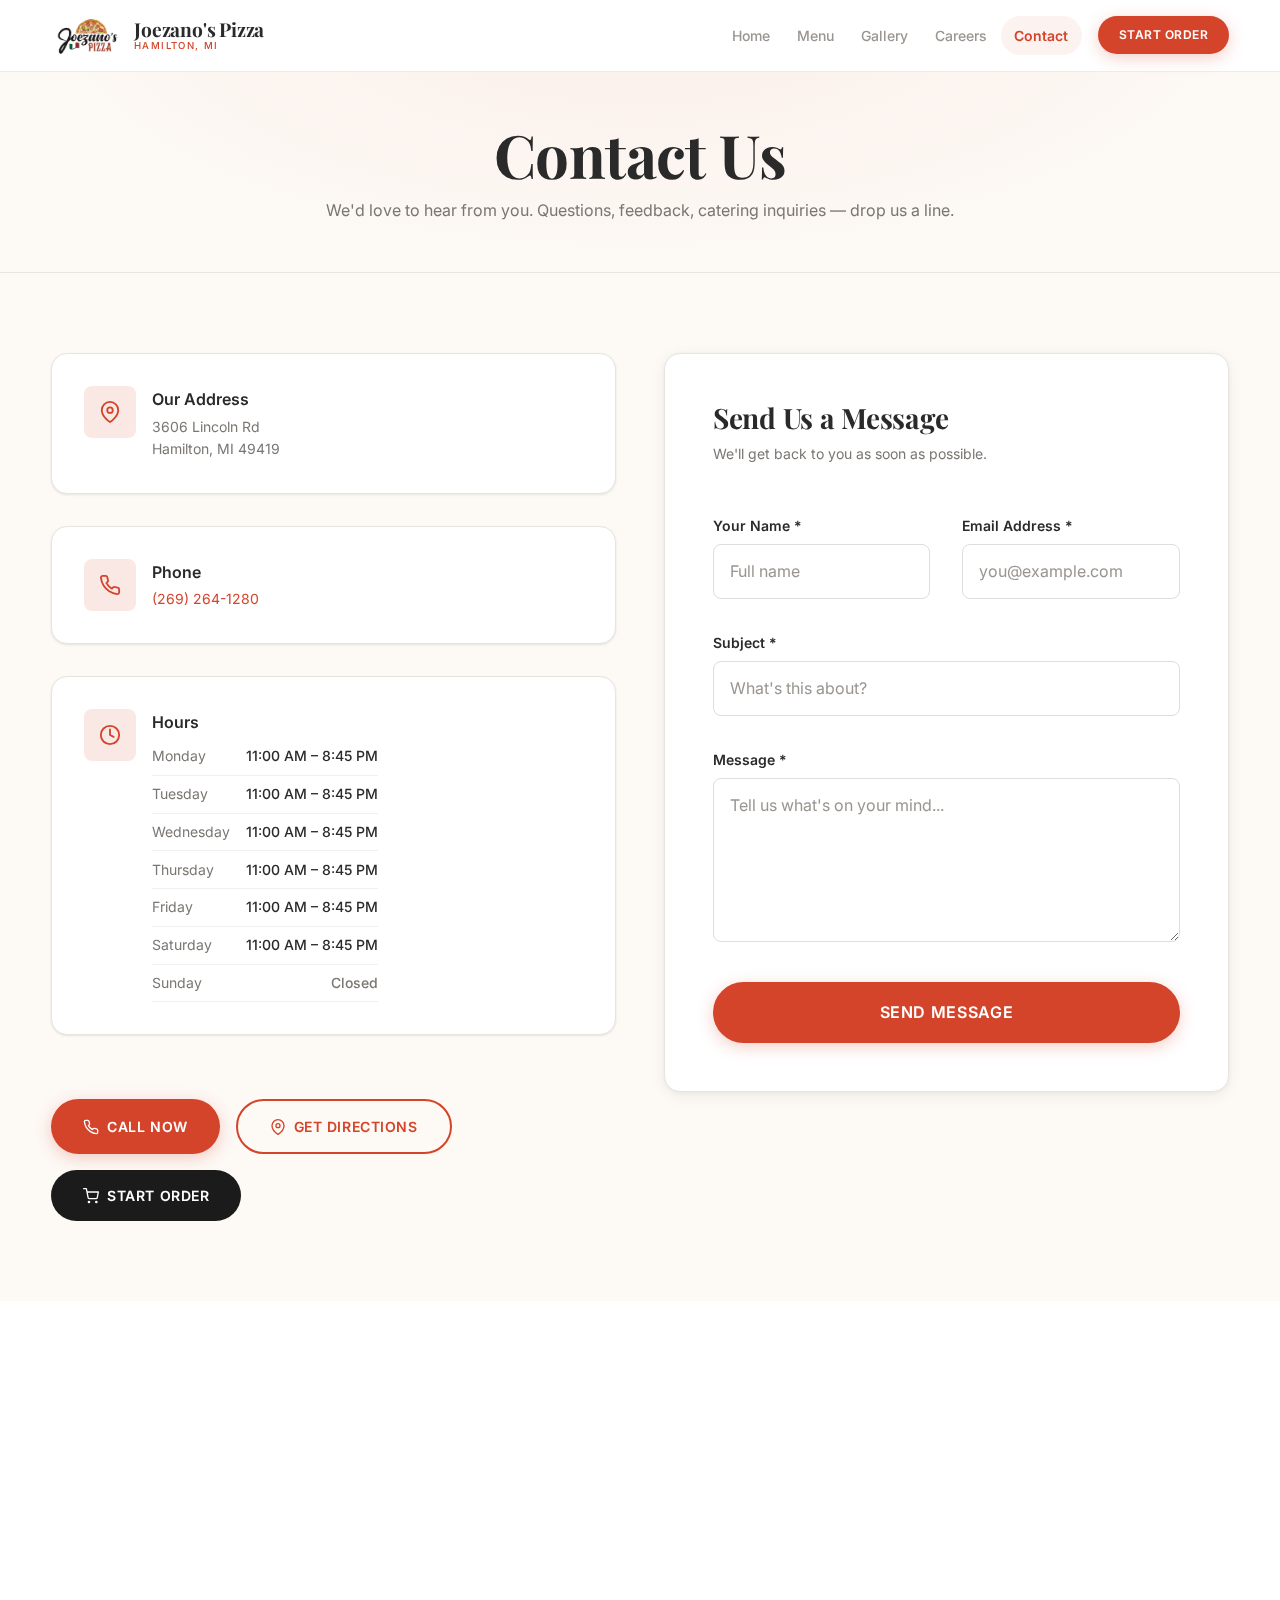
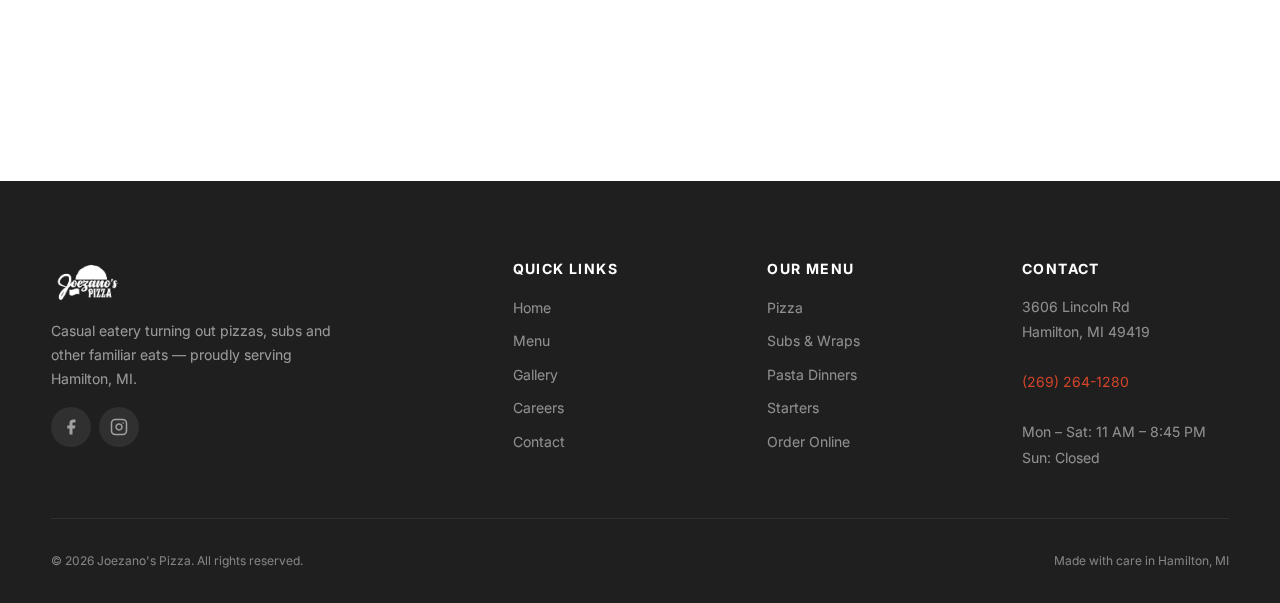
<file: contact.html>
<!DOCTYPE html>
<html lang="en">
<head>
  <meta charset="UTF-8">
  <meta name="viewport" content="width=device-width, initial-scale=1.0">
  <title>Contact — Joezano's Pizza | Hamilton, MI</title>
  <meta name="description" content="Get in touch with Joezano's Pizza in Hamilton, MI. Call us, visit us, or send us a message. Located at 3606 Lincoln Rd.">

  <!-- Open Graph -->
  <meta property="og:title" content="Contact — Joezano's Pizza">
  <meta property="og:description" content="Reach out to Joezano's Pizza — call, visit, or send us a message.">
  <meta property="og:type" content="website">
  <meta property="og:image" content="assets/logo.avif">

  <!-- Favicon -->
  <link rel="icon" type="image/avif" href="assets/logo.avif">

  <!-- Google Fonts -->
  <link rel="preconnect" href="https://fonts.googleapis.com">
  <link rel="preconnect" href="https://fonts.gstatic.com" crossorigin>
  <link href="https://fonts.googleapis.com/css2?family=Inter:wght@400;500;600;700&family=Playfair+Display:wght@400;700&display=swap" rel="stylesheet">

  <!-- Stylesheet -->
  <link rel="stylesheet" href="css/styles.css">
</head>
<body>

  <!-- Skip Link -->
  <a href="#main" class="skip-link">Skip to main content</a>

  <!-- ========== NAVBAR ========== -->
  <nav class="navbar" id="navbar" aria-label="Main navigation">
    <div class="container navbar__inner">
      <a href="index.html" class="navbar__logo" aria-label="Joezano's Pizza Home">
        <img src="assets/logo.avif" alt="Joezano's Pizza logo" width="140" height="42">
        <div class="navbar__brand">
          <span class="navbar__brand-name">Joezano's Pizza</span>
          <span class="navbar__brand-tagline">Hamilton, MI</span>
        </div>
      </a>
      <button class="navbar__toggle" aria-label="Toggle navigation menu" aria-expanded="false" aria-controls="navMenu">
        <span></span><span></span><span></span>
      </button>
      <div class="navbar__menu" id="navMenu" role="navigation">
        <ul class="navbar__links">
          <li><a href="index.html">Home</a></li>
          <li><a href="menu.html">Menu</a></li>
          <li><a href="gallery.html">Gallery</a></li>
          <li><a href="employment.html">Careers</a></li>
          <li><a href="contact.html">Contact</a></li>
        </ul>
        <a href="https://joezanospizza.hrpos.heartland.us/menu" class="btn btn--primary btn--sm navbar__cta">Start Order</a>
      </div>
    </div>
    <div class="navbar__overlay" aria-hidden="true"></div>
  </nav>


  <!-- ========== PAGE HERO ========== -->
  <header class="page-hero">
    <div class="container" style="position:relative;">
      <h1 class="page-hero__title">Contact Us</h1>
      <p class="page-hero__subtitle">We'd love to hear from you. Questions, feedback, catering inquiries — drop us a line.</p>
    </div>
  </header>


  <!-- ========== MAIN ========== -->
  <main id="main">

    <!-- ===== CONTACT GRID ===== -->
    <section class="section section--dark">
      <div class="container">
        <div class="contact-grid">

          <!-- Left: Info Cards -->
          <div class="contact-info-cards reveal-left">

            <div class="contact-card">
              <div class="contact-card__icon">
                <svg width="22" height="22" fill="none" stroke="currentColor" stroke-width="2" stroke-linecap="round" stroke-linejoin="round" viewBox="0 0 24 24"><path d="M21 10c0 7-9 13-9 13s-9-6-9-13a9 9 0 0 1 18 0z"/><circle cx="12" cy="10" r="3"/></svg>
              </div>
              <div>
                <div class="contact-card__label">Our Address</div>
                <div class="contact-card__text">
                  3606 Lincoln Rd<br>
                  Hamilton, MI 49419
                </div>
              </div>
            </div>

            <div class="contact-card">
              <div class="contact-card__icon">
                <svg width="22" height="22" fill="none" stroke="currentColor" stroke-width="2" stroke-linecap="round" stroke-linejoin="round" viewBox="0 0 24 24"><path d="M22 16.92v3a2 2 0 0 1-2.18 2 19.79 19.79 0 0 1-8.63-3.07 19.5 19.5 0 0 1-6-6 19.79 19.79 0 0 1-3.07-8.67A2 2 0 0 1 4.11 2h3a2 2 0 0 1 2 1.72c.127.96.361 1.903.7 2.81a2 2 0 0 1-.45 2.11L8.09 9.91a16 16 0 0 0 6 6l1.27-1.27a2 2 0 0 1 2.11-.45c.907.339 1.85.573 2.81.7A2 2 0 0 1 22 16.92z"/></svg>
              </div>
              <div>
                <div class="contact-card__label">Phone</div>
                <div class="contact-card__text">
                  <a href="tel:+12692641280">(269) 264-1280</a>
                </div>
              </div>
            </div>

            <div class="contact-card">
              <div class="contact-card__icon">
                <svg width="22" height="22" fill="none" stroke="currentColor" stroke-width="2" stroke-linecap="round" stroke-linejoin="round" viewBox="0 0 24 24"><circle cx="12" cy="12" r="10"/><polyline points="12 6 12 12 16 14"/></svg>
              </div>
              <div>
                <div class="contact-card__label">Hours</div>
                <div class="contact-card__text">
                  <table class="hours-table">
                    <tr><td>Monday</td><td>11:00 AM – 8:45 PM</td></tr>
                    <tr><td>Tuesday</td><td>11:00 AM – 8:45 PM</td></tr>
                    <tr><td>Wednesday</td><td>11:00 AM – 8:45 PM</td></tr>
                    <tr><td>Thursday</td><td>11:00 AM – 8:45 PM</td></tr>
                    <tr><td>Friday</td><td>11:00 AM – 8:45 PM</td></tr>
                    <tr><td>Saturday</td><td>11:00 AM – 8:45 PM</td></tr>
                    <tr class="closed"><td>Sunday</td><td>Closed</td></tr>
                  </table>
                </div>
              </div>
            </div>

            <!-- Action Buttons -->
            <div class="contact-actions">
              <a href="tel:+12692641280" class="btn btn--primary">
                <svg width="16" height="16" fill="none" stroke="currentColor" stroke-width="2" stroke-linecap="round" stroke-linejoin="round" viewBox="0 0 24 24"><path d="M22 16.92v3a2 2 0 0 1-2.18 2 19.79 19.79 0 0 1-8.63-3.07 19.5 19.5 0 0 1-6-6 19.79 19.79 0 0 1-3.07-8.67A2 2 0 0 1 4.11 2h3a2 2 0 0 1 2 1.72c.127.96.361 1.903.7 2.81a2 2 0 0 1-.45 2.11L8.09 9.91a16 16 0 0 0 6 6l1.27-1.27a2 2 0 0 1 2.11-.45c.907.339 1.85.573 2.81.7A2 2 0 0 1 22 16.92z"/></svg>
                Call Now
              </a>
              <a href="https://www.google.com/maps/dir/?api=1&destination=3606+Lincoln+Rd%2C+Hamilton%2C+MI+49419" class="btn btn--ghost">
                <svg width="16" height="16" fill="none" stroke="currentColor" stroke-width="2" stroke-linecap="round" stroke-linejoin="round" viewBox="0 0 24 24"><path d="M21 10c0 7-9 13-9 13s-9-6-9-13a9 9 0 0 1 18 0z"/><circle cx="12" cy="10" r="3"/></svg>
                Get Directions
              </a>
              <a href="https://joezanospizza.hrpos.heartland.us/menu" class="btn btn--dark">
                <svg width="16" height="16" fill="none" stroke="currentColor" stroke-width="2" stroke-linecap="round" stroke-linejoin="round" viewBox="0 0 24 24" aria-hidden="true"><circle cx="9" cy="21" r="1"/><circle cx="20" cy="21" r="1"/><path d="M1 1h4l2.68 13.39a2 2 0 0 0 2 1.61h9.72a2 2 0 0 0 2-1.61L23 6H6"/></svg>
                Start Order
              </a>
            </div>
          </div>

          <!-- Right: Contact Form -->
          <div class="reveal-right">
            <div style="background: var(--clr-white); border: 1px solid var(--clr-card-border); border-radius: var(--rad-lg); padding: var(--sp-xl); box-shadow: var(--shadow-card);">
              <h2 style="font-size: var(--fs-h3); margin-bottom: var(--sp-sm); color: var(--clr-text-dark);">Send Us a Message</h2>
              <p style="font-size: var(--fs-small); color: var(--clr-text-muted); margin-bottom: var(--sp-xl);">We'll get back to you as soon as possible.</p>

              <form data-validate-form id="contactForm">
                <div class="form-row">
                  <div class="form-group">
                    <label for="contactName" class="form-label">Your Name *</label>
                    <input type="text" id="contactName" name="name" class="form-input" placeholder="Full name" required autocomplete="name">
                    <span class="form-error-msg" role="alert"></span>
                  </div>
                  <div class="form-group">
                    <label for="contactEmail" class="form-label">Email Address *</label>
                    <input type="email" id="contactEmail" name="email" class="form-input" placeholder="you@example.com" required autocomplete="email">
                    <span class="form-error-msg" role="alert"></span>
                  </div>
                </div>

                <div class="form-group">
                  <label for="contactSubject" class="form-label">Subject *</label>
                  <input type="text" id="contactSubject" name="subject" class="form-input" placeholder="What's this about?" required>
                  <span class="form-error-msg" role="alert"></span>
                </div>

                <div class="form-group">
                  <label for="contactMessage" class="form-label">Message *</label>
                  <textarea id="contactMessage" name="message" class="form-textarea" placeholder="Tell us what's on your mind..." rows="5" required></textarea>
                  <span class="form-error-msg" role="alert"></span>
                </div>

                <button type="submit" class="btn btn--primary btn--lg" style="width:100%;">Send Message</button>
              </form>

              <!-- Success -->
              <div class="form-success" aria-live="polite">
                <div class="form-success__icon">✉️</div>
                <h3 class="form-success__title">Message Sent!</h3>
                <p class="form-success__text">Thanks for reaching out. We'll get back to you as soon as we can.</p>
                <div style="margin-top: var(--sp-lg);">
                  <a href="index.html" class="btn btn--ghost">Back to Home</a>
                </div>
              </div>
            </div>
          </div>

        </div>
      </div>
    </section>


    <!-- ===== MAP ===== -->
    <section class="section" style="padding-top: 0;">
      <div class="container">
        <div class="info-map reveal" style="height: 400px;">
          <iframe
            src="https://maps.google.com/maps?q=3606+Lincoln+Rd%2C+Hamilton%2C+MI+49419&t=&z=15&ie=UTF8&iwloc=&output=embed"
            width="100%" height="400"
            style="border:0; min-height:400px;"
            allowfullscreen=""
            loading="lazy"
            referrerpolicy="no-referrer-when-downgrade"
            title="Joezano's Pizza location on Google Maps"
          ></iframe>
        </div>
      </div>
    </section>

  </main>


  <!-- ========== FOOTER ========== -->
  <footer class="footer">
    <div class="container">
      <div class="footer__grid">
        <div>
          <a href="index.html" class="navbar__logo" aria-label="Joezano's Pizza Home">
            <img src="assets/logo.avif" alt="Joezano's Pizza" width="130" height="42" loading="lazy">
          </a>
          <p class="footer__brand-desc">Casual eatery turning out pizzas, subs and other familiar eats — proudly serving Hamilton, MI.</p>
          <div class="footer__socials">
            <a href="#" class="footer__social-link" aria-label="Facebook">
              <svg width="18" height="18" fill="currentColor" viewBox="0 0 24 24"><path d="M18 2h-3a5 5 0 0 0-5 5v3H7v4h3v8h4v-8h3l1-4h-4V7a1 1 0 0 1 1-1h3z"/></svg>
            </a>
            <a href="#" class="footer__social-link" aria-label="Instagram">
              <svg width="18" height="18" fill="none" stroke="currentColor" stroke-width="2" stroke-linecap="round" stroke-linejoin="round" viewBox="0 0 24 24"><rect x="2" y="2" width="20" height="20" rx="5" ry="5"/><path d="M16 11.37A4 4 0 1 1 12.63 8 4 4 0 0 1 16 11.37z"/><line x1="17.5" y1="6.5" x2="17.51" y2="6.5"/></svg>
            </a>
          </div>
        </div>
        <div>
          <h4 class="footer__heading">Quick Links</h4>
          <ul class="footer__links">
            <li><a href="index.html">Home</a></li>
            <li><a href="menu.html">Menu</a></li>
            <li><a href="gallery.html">Gallery</a></li>
            <li><a href="employment.html">Careers</a></li>
            <li><a href="contact.html">Contact</a></li>
          </ul>
        </div>
        <div>
          <h4 class="footer__heading">Our Menu</h4>
          <ul class="footer__links">
            <li><a href="menu.html">Pizza</a></li>
            <li><a href="menu.html">Subs & Wraps</a></li>
            <li><a href="menu.html">Pasta Dinners</a></li>
            <li><a href="menu.html">Starters</a></li>
            <li><a href="https://joezanospizza.hrpos.heartland.us/menu">Order Online</a></li>
          </ul>
        </div>
        <div>
          <h4 class="footer__heading">Contact</h4>
          <div class="footer__contact">
            <p>
              3606 Lincoln Rd<br>Hamilton, MI 49419<br><br>
              <a href="tel:+12692641280">(269) 264-1280</a><br><br>
              Mon – Sat: 11 AM – 8:45 PM<br>Sun: Closed
            </p>
          </div>
        </div>
      </div>
      <div class="footer__bottom">
        <span>&copy; 2026 Joezano's Pizza. All rights reserved.</span>
        <span>Made with care in Hamilton, MI</span>
      </div>
    </div>
  </footer>

  <script src="js/main.js" defer></script>
</body>
</html>
</file>
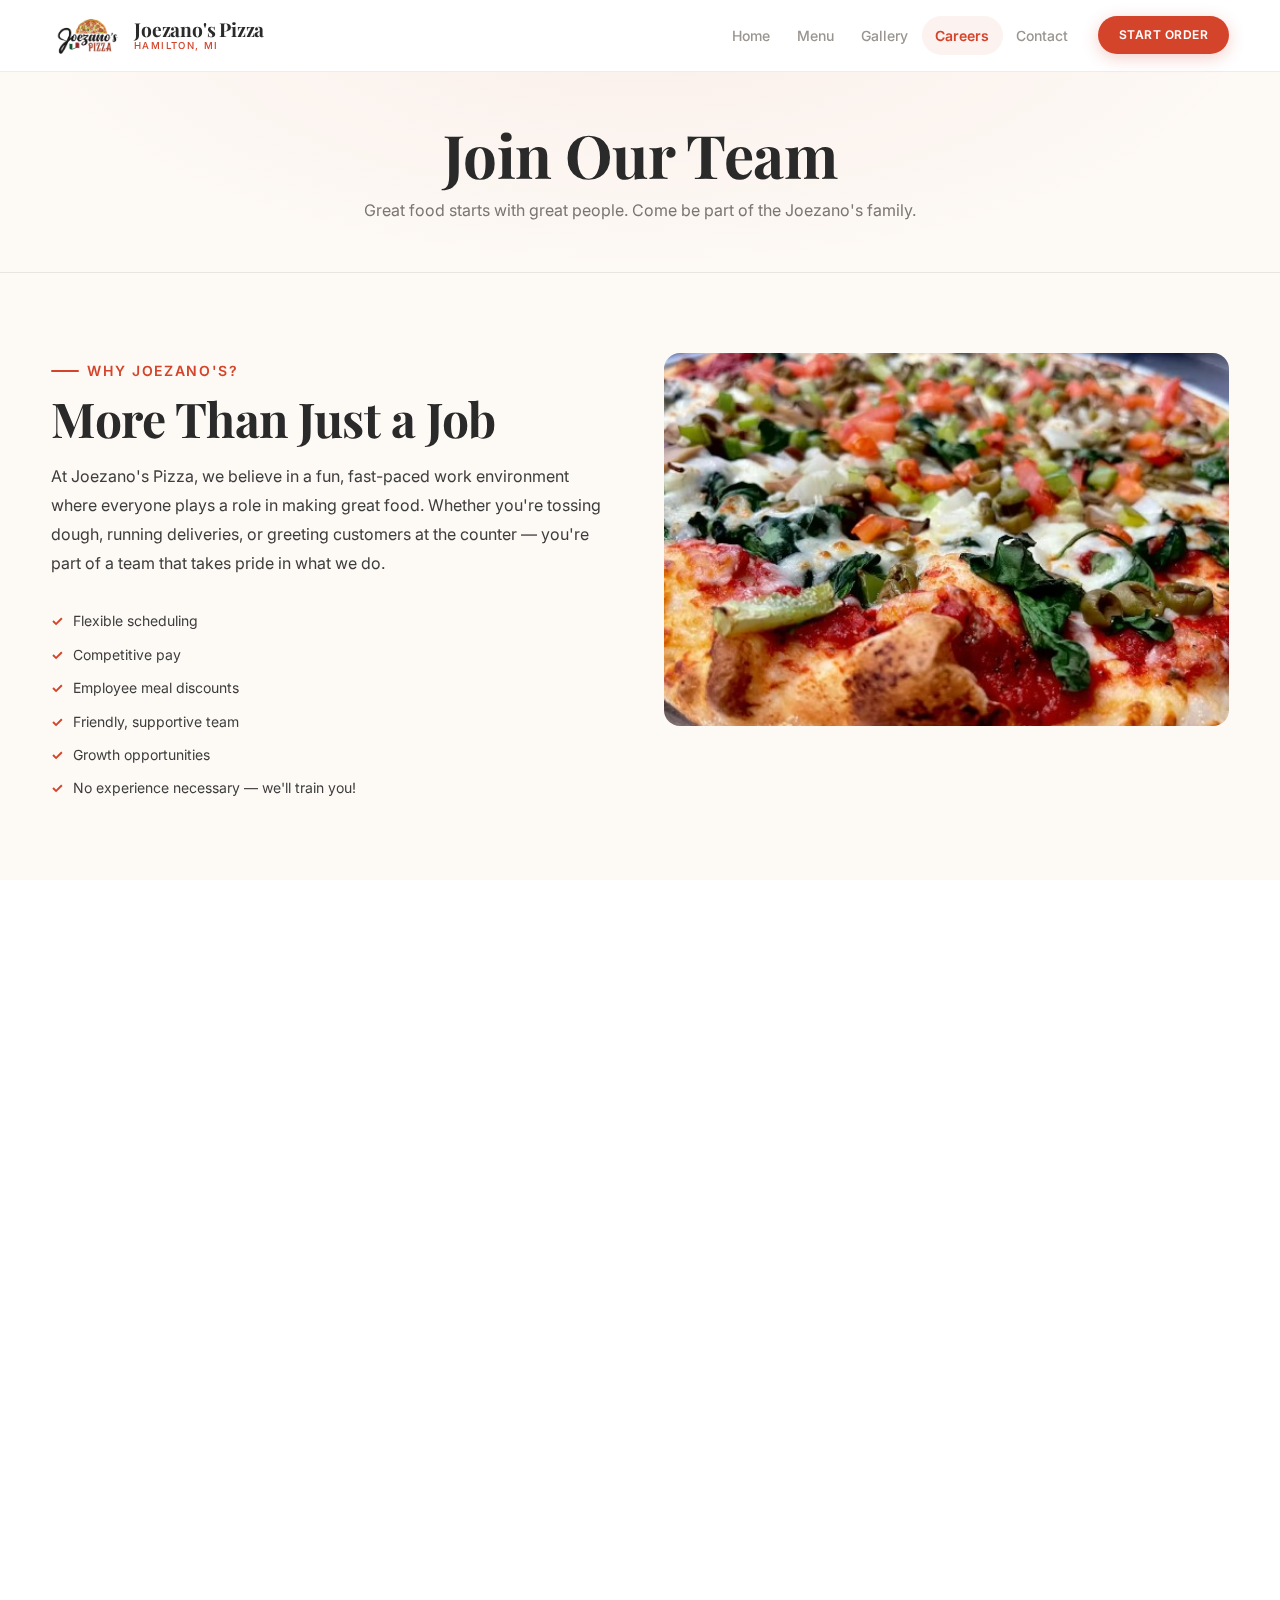
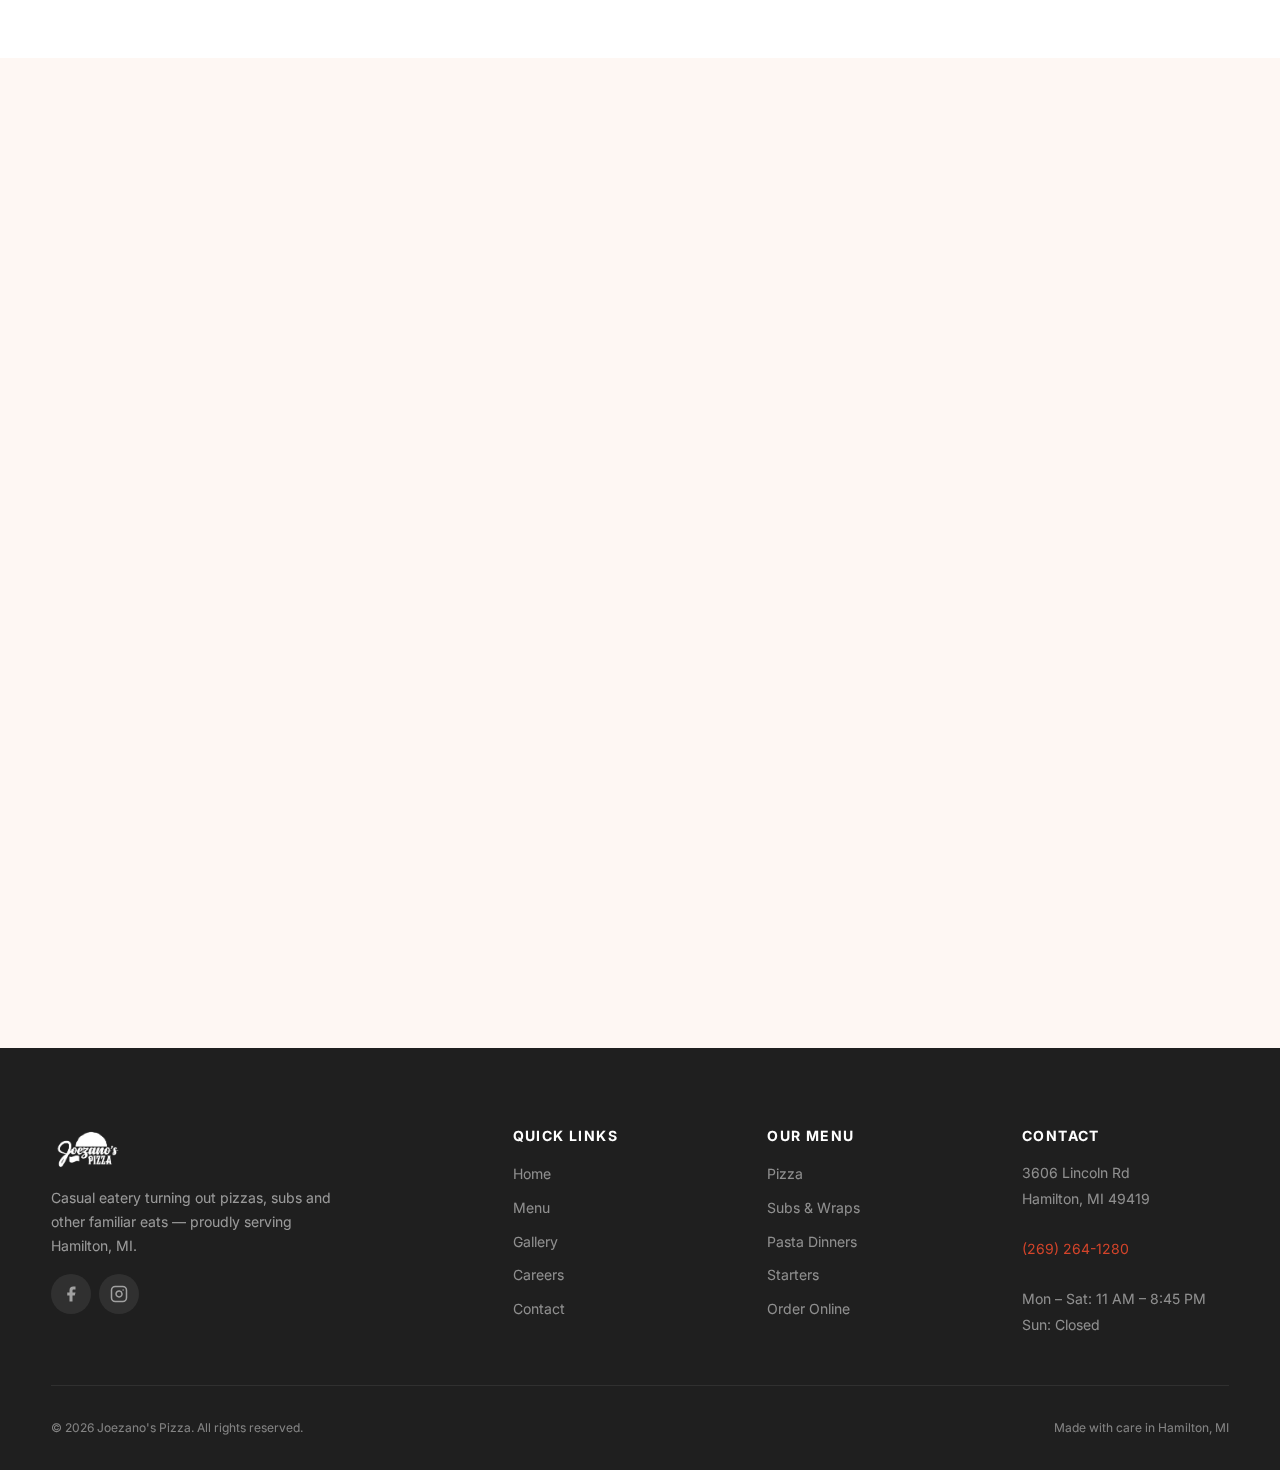
<file: employment.html>
<!DOCTYPE html>
<html lang="en">
<head>
  <meta charset="UTF-8">
  <meta name="viewport" content="width=device-width, initial-scale=1.0">
  <title>Careers — Joezano's Pizza | Join Our Team in Hamilton, MI</title>
  <meta name="description" content="Join the Joezano's Pizza team! We're hiring pizza makers, line cooks, delivery drivers, and front counter staff in Hamilton, MI.">

  <!-- Open Graph -->
  <meta property="og:title" content="Careers — Joezano's Pizza">
  <meta property="og:description" content="We're hiring! Join the Joezano's team in Hamilton, MI.">
  <meta property="og:type" content="website">
  <meta property="og:image" content="assets/logo.avif">

  <!-- Favicon -->
  <link rel="icon" type="image/avif" href="assets/logo.avif">

  <!-- Google Fonts -->
  <link rel="preconnect" href="https://fonts.googleapis.com">
  <link rel="preconnect" href="https://fonts.gstatic.com" crossorigin>
  <link href="https://fonts.googleapis.com/css2?family=Inter:wght@400;500;600;700&family=Playfair+Display:wght@400;700&display=swap" rel="stylesheet">

  <!-- Stylesheet -->
  <link rel="stylesheet" href="css/styles.css">
</head>
<body>

  <!-- Skip Link -->
  <a href="#main" class="skip-link">Skip to main content</a>

  <!-- ========== NAVBAR ========== -->
  <nav class="navbar" id="navbar" aria-label="Main navigation">
    <div class="container navbar__inner">
      <a href="index.html" class="navbar__logo" aria-label="Joezano's Pizza Home">
        <img src="assets/logo.avif" alt="Joezano's Pizza logo" width="140" height="42">
        <div class="navbar__brand">
          <span class="navbar__brand-name">Joezano's Pizza</span>
          <span class="navbar__brand-tagline">Hamilton, MI</span>
        </div>
      </a>
      <button class="navbar__toggle" aria-label="Toggle navigation menu" aria-expanded="false" aria-controls="navMenu">
        <span></span><span></span><span></span>
      </button>
      <div class="navbar__menu" id="navMenu" role="navigation">
        <ul class="navbar__links">
          <li><a href="index.html">Home</a></li>
          <li><a href="menu.html">Menu</a></li>
          <li><a href="gallery.html">Gallery</a></li>
          <li><a href="employment.html">Careers</a></li>
          <li><a href="contact.html">Contact</a></li>
        </ul>
        <a href="https://joezanospizza.hrpos.heartland.us/menu" class="btn btn--primary btn--sm navbar__cta">Start Order</a>
      </div>
    </div>
    <div class="navbar__overlay" aria-hidden="true"></div>
  </nav>


  <!-- ========== PAGE HERO ========== -->
  <header class="page-hero">
    <div class="container" style="position:relative;">
      <h1 class="page-hero__title">Join Our Team</h1>
      <p class="page-hero__subtitle">Great food starts with great people. Come be part of the Joezano's family.</p>
    </div>
  </header>


  <!-- ========== MAIN ========== -->
  <main id="main">

    <!-- ===== WHY WORK HERE ===== -->
    <section class="section section--dark">
      <div class="container">
        <div class="two-col">
          <div class="reveal">
            <span class="section-label">Why Joezano's?</span>
            <h2 class="section-title">More Than Just a Job</h2>
            <p class="about-text">
              At Joezano's Pizza, we believe in a fun, fast-paced work environment where everyone plays a role in making great food. Whether you're tossing dough, running deliveries, or greeting customers at the counter — you're part of a team that takes pride in what we do.
            </p>
            <ul class="feature-list" style="margin-top: var(--sp-lg);">
              <li>Flexible scheduling</li>
              <li>Competitive pay</li>
              <li>Employee meal discounts</li>
              <li>Friendly, supportive team</li>
              <li>Growth opportunities</li>
              <li>No experience necessary — we'll train you!</li>
            </ul>
          </div>

          <div class="reveal" style="display:flex;align-items:center;justify-content:center;">
            <img src="assets/pizza11.jpg" alt="Joezano's Pizza kitchen" loading="lazy" style="border-radius: var(--rad-lg); max-height: 400px; object-fit: cover; width: 100%;">
          </div>
        </div>
      </div>
    </section>


    <!-- ===== OPEN POSITIONS ===== -->
    <section class="section">
      <div class="container">
        <div class="section__header text-center reveal">
          <span class="section-label">Open Positions</span>
          <h2 class="section-title">We're Hiring</h2>
          <p class="section-subtitle mx-auto">We're always looking for hardworking, enthusiastic team members. Check out our current openings below.</p>
        </div>

        <div class="roles-grid stagger-children">
          <div class="role-card">
            <div class="role-card__icon">🍕</div>
            <h3 class="role-card__title">Pizza Maker</h3>
            <p class="role-card__text">Craft our signature pizzas from scratch — stretching dough, building pies, and running the oven.</p>
          </div>

          <div class="role-card">
            <div class="role-card__icon">👨‍🍳</div>
            <h3 class="role-card__title">Line Cook</h3>
            <p class="role-card__text">Prep ingredients, cook to order, and keep the kitchen running smoothly during rush hours.</p>
          </div>

          <div class="role-card">
            <div class="role-card__icon">🚗</div>
            <h3 class="role-card__title">Delivery Driver</h3>
            <p class="role-card__text">Deliver hot, fresh food to our customers' doors. Must have a valid license and reliable vehicle.</p>
          </div>

          <div class="role-card">
            <div class="role-card__icon">😊</div>
            <h3 class="role-card__title">Front Counter</h3>
            <p class="role-card__text">Be the welcoming face of Joezano's — take orders, handle the register, and ensure a great experience.</p>
          </div>
        </div>
      </div>
    </section>


    <!-- ===== APPLICATION FORM ===== -->
    <section class="section section--peach" id="apply">
      <div class="container" style="max-width: 720px;">
        <div class="section__header text-center reveal">
          <span class="section-label">Apply Now</span>
          <h2 class="section-title">Submit Your Application</h2>
          <p class="section-subtitle mx-auto">Fill out the form below and we'll be in touch. You can also stop by the restaurant to apply in person!</p>
        </div>

        <div class="reveal">
          <form data-validate-form id="applicationForm">
            <div class="form-row">
              <div class="form-group">
                <label for="appName" class="form-label">Full Name *</label>
                <input type="text" id="appName" name="name" class="form-input" placeholder="Your full name" required autocomplete="name">
                <span class="form-error-msg" role="alert"></span>
              </div>
              <div class="form-group">
                <label for="appPhone" class="form-label">Phone Number *</label>
                <input type="tel" id="appPhone" name="phone" class="form-input" placeholder="(555) 123-4567" required autocomplete="tel">
                <span class="form-error-msg" role="alert"></span>
              </div>
            </div>

            <div class="form-group">
              <label for="appEmail" class="form-label">Email Address *</label>
              <input type="email" id="appEmail" name="email" class="form-input" placeholder="you@example.com" required autocomplete="email">
              <span class="form-error-msg" role="alert"></span>
            </div>

            <div class="form-row">
              <div class="form-group">
                <label for="appPosition" class="form-label">Position *</label>
                <select id="appPosition" name="position" class="form-select" required>
                  <option value="" disabled selected>Select a position</option>
                  <option value="pizza-maker">Pizza Maker</option>
                  <option value="line-cook">Line Cook</option>
                  <option value="delivery-driver">Delivery Driver</option>
                  <option value="front-counter">Front Counter</option>
                  <option value="any">Any / Open to Anything</option>
                </select>
                <span class="form-error-msg" role="alert"></span>
              </div>
              <div class="form-group">
                <label for="appAvailability" class="form-label">Availability *</label>
                <select id="appAvailability" name="availability" class="form-select" required>
                  <option value="" disabled selected>Select availability</option>
                  <option value="full-time">Full-Time</option>
                  <option value="part-time">Part-Time</option>
                  <option value="weekdays">Weekdays Only</option>
                  <option value="weekends">Weekends Only</option>
                  <option value="flexible">Flexible</option>
                </select>
                <span class="form-error-msg" role="alert"></span>
              </div>
            </div>

            <div class="form-group">
              <label for="appMessage" class="form-label">Tell Us About Yourself</label>
              <textarea id="appMessage" name="message" class="form-textarea" placeholder="Any experience, availability details, or anything else you'd like us to know..." rows="4"></textarea>
              <span class="form-error-msg" role="alert"></span>
            </div>

            <div style="display: flex; flex-wrap: wrap; align-items: center; gap: var(--sp-md);">
              <button type="submit" class="btn btn--primary btn--lg">Submit Application</button>
              <span style="font-size: var(--fs-small); color: var(--clr-text-muted);">
                Or email us at <a href="mailto:jobs@joezanospizza.com" style="color: var(--clr-accent);">jobs@joezanospizza.com</a>
              </span>
            </div>
          </form>

          <!-- Success Message -->
          <div class="form-success" aria-live="polite">
            <div class="form-success__icon">🎉</div>
            <h3 class="form-success__title">Application Received!</h3>
            <p class="form-success__text">Thanks for your interest in joining the Joezano's team. We'll review your application and get back to you soon.</p>
            <div style="margin-top: var(--sp-lg);">
              <a href="index.html" class="btn btn--ghost">Back to Home</a>
            </div>
          </div>
        </div>
      </div>
    </section>

  </main>


  <!-- ========== FOOTER ========== -->
  <footer class="footer">
    <div class="container">
      <div class="footer__grid">
        <div>
          <a href="index.html" class="navbar__logo" aria-label="Joezano's Pizza Home">
            <img src="assets/logo.avif" alt="Joezano's Pizza" width="130" height="42" loading="lazy">
          </a>
          <p class="footer__brand-desc">Casual eatery turning out pizzas, subs and other familiar eats — proudly serving Hamilton, MI.</p>
          <div class="footer__socials">
            <a href="#" class="footer__social-link" aria-label="Facebook">
              <svg width="18" height="18" fill="currentColor" viewBox="0 0 24 24"><path d="M18 2h-3a5 5 0 0 0-5 5v3H7v4h3v8h4v-8h3l1-4h-4V7a1 1 0 0 1 1-1h3z"/></svg>
            </a>
            <a href="#" class="footer__social-link" aria-label="Instagram">
              <svg width="18" height="18" fill="none" stroke="currentColor" stroke-width="2" stroke-linecap="round" stroke-linejoin="round" viewBox="0 0 24 24"><rect x="2" y="2" width="20" height="20" rx="5" ry="5"/><path d="M16 11.37A4 4 0 1 1 12.63 8 4 4 0 0 1 16 11.37z"/><line x1="17.5" y1="6.5" x2="17.51" y2="6.5"/></svg>
            </a>
          </div>
        </div>
        <div>
          <h4 class="footer__heading">Quick Links</h4>
          <ul class="footer__links">
            <li><a href="index.html">Home</a></li>
            <li><a href="menu.html">Menu</a></li>
            <li><a href="gallery.html">Gallery</a></li>
            <li><a href="employment.html">Careers</a></li>
            <li><a href="contact.html">Contact</a></li>
          </ul>
        </div>
        <div>
          <h4 class="footer__heading">Our Menu</h4>
          <ul class="footer__links">
            <li><a href="menu.html">Pizza</a></li>
            <li><a href="menu.html">Subs & Wraps</a></li>
            <li><a href="menu.html">Pasta Dinners</a></li>
            <li><a href="menu.html">Starters</a></li>
            <li><a href="https://joezanospizza.hrpos.heartland.us/menu">Order Online</a></li>
          </ul>
        </div>
        <div>
          <h4 class="footer__heading">Contact</h4>
          <div class="footer__contact">
            <p>
              3606 Lincoln Rd<br>Hamilton, MI 49419<br><br>
              <a href="tel:+12692641280">(269) 264-1280</a><br><br>
              Mon – Sat: 11 AM – 8:45 PM<br>Sun: Closed
            </p>
          </div>
        </div>
      </div>
      <div class="footer__bottom">
        <span>&copy; 2026 Joezano's Pizza. All rights reserved.</span>
        <span>Made with care in Hamilton, MI</span>
      </div>
    </div>
  </footer>

  <script src="js/main.js" defer></script>
</body>
</html>
</file>
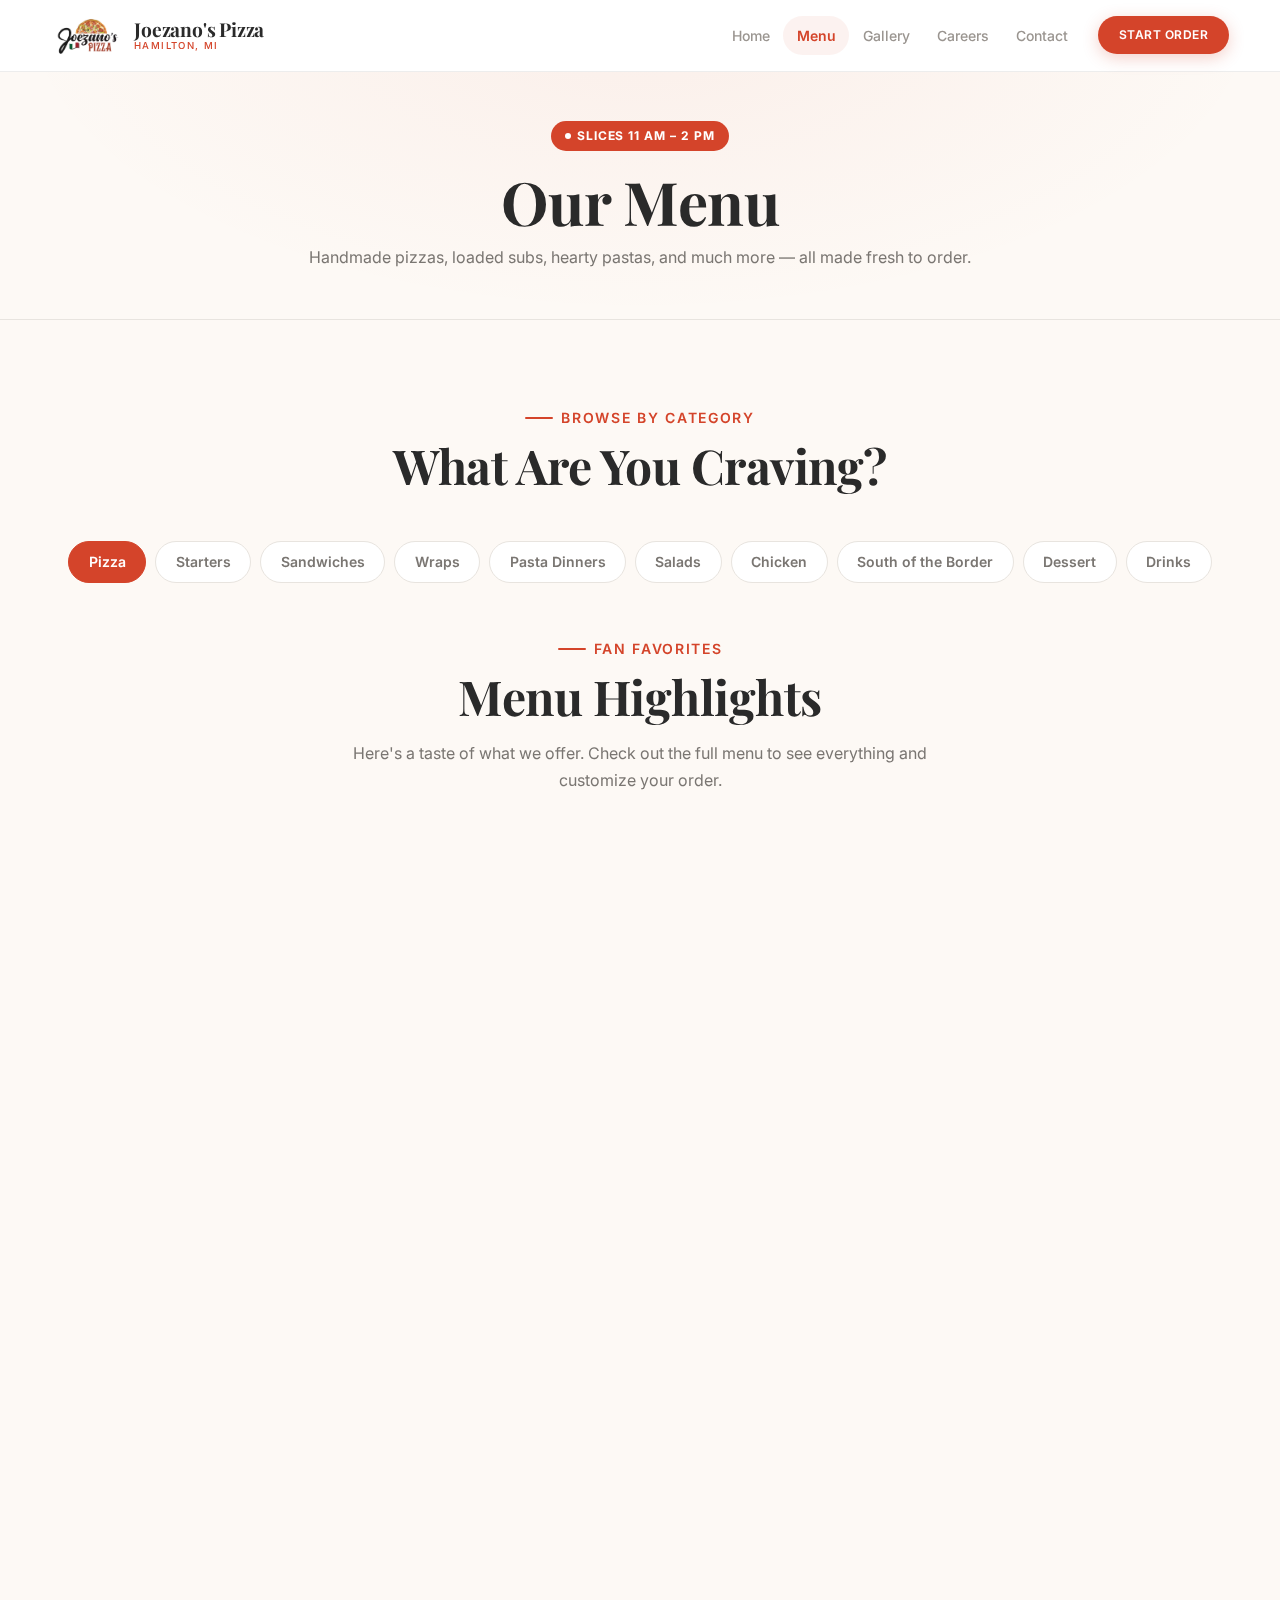
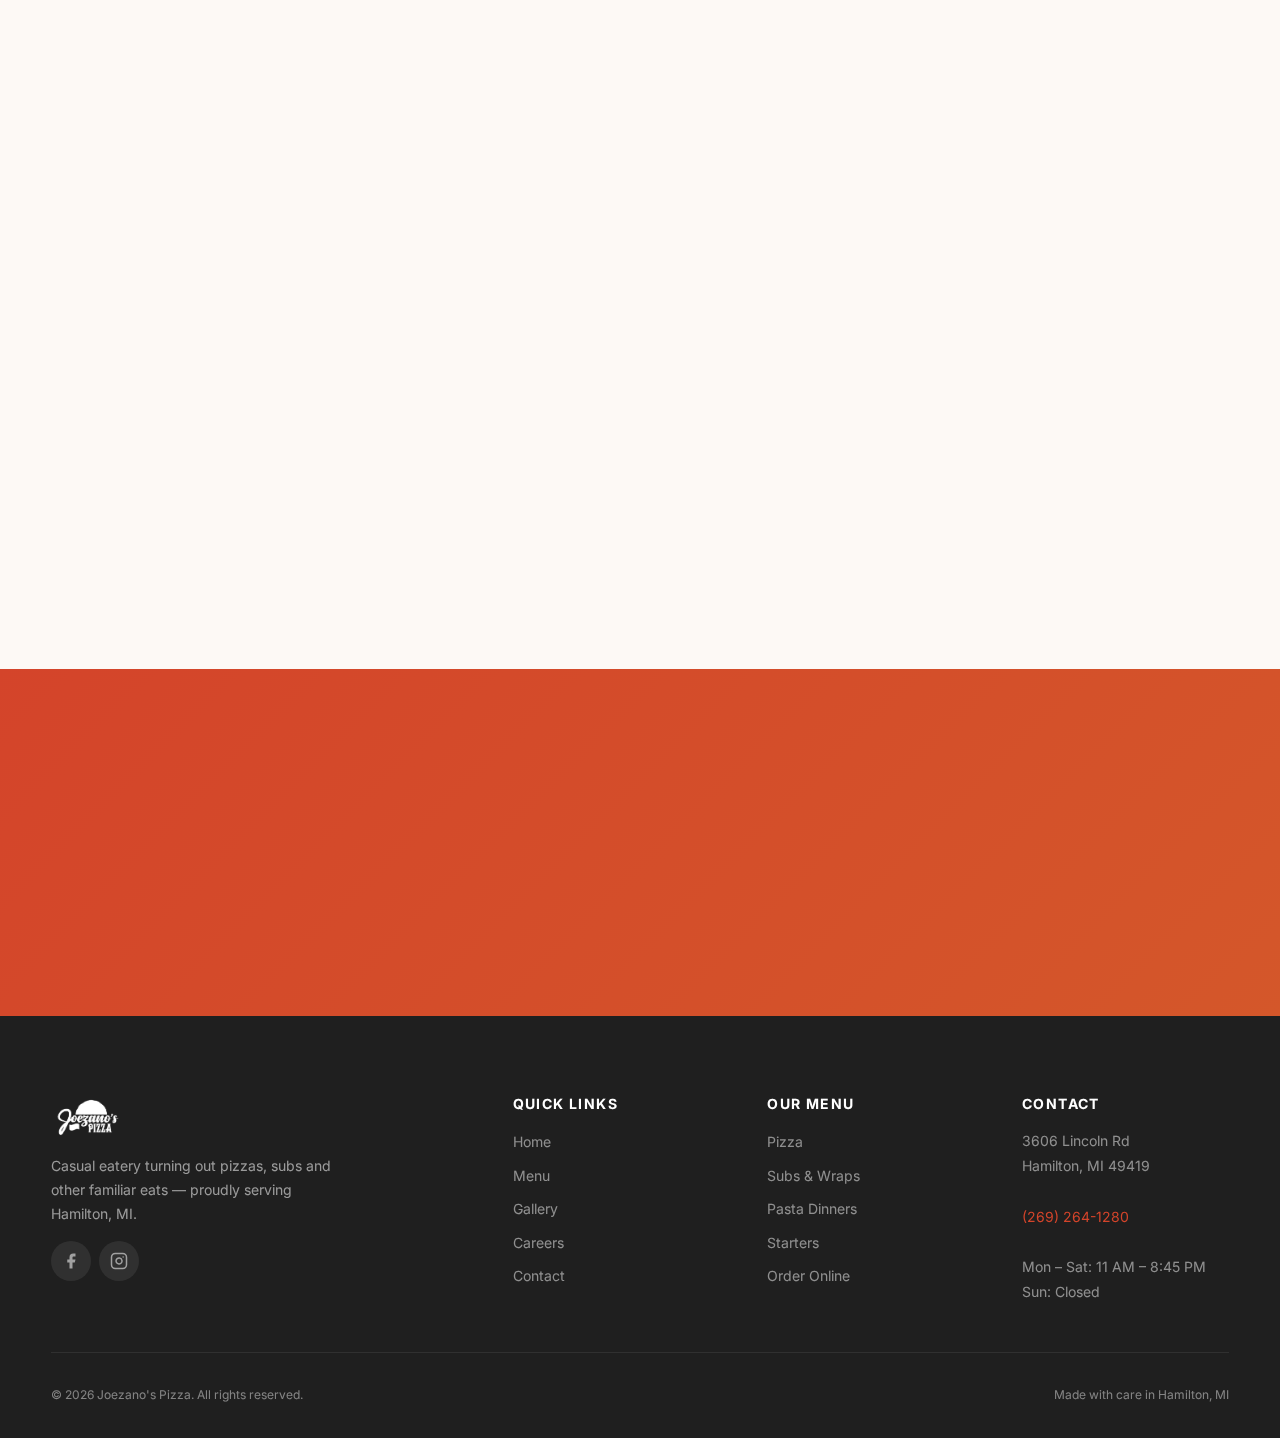
<file: menu.html>
<!DOCTYPE html>
<html lang="en">
<head>
  <meta charset="UTF-8">
  <meta name="viewport" content="width=device-width, initial-scale=1.0">
  <title>Menu — Joezano's Pizza | Hamilton, MI</title>
  <meta name="description" content="Explore our menu: pizza, subs, wraps, pasta, salads, starters and more. Order online for carryout or delivery from Joezano's Pizza in Hamilton, MI.">

  <!-- Open Graph -->
  <meta property="og:title" content="Menu — Joezano's Pizza">
  <meta property="og:description" content="Pizza, subs, wraps, pasta dinners, and more. See our highlights and order online!">
  <meta property="og:type" content="website">
  <meta property="og:image" content="assets/pizza11.jpg">

  <!-- Favicon -->
  <link rel="icon" type="image/avif" href="assets/logo.avif">

  <!-- Google Fonts -->
  <link rel="preconnect" href="https://fonts.googleapis.com">
  <link rel="preconnect" href="https://fonts.gstatic.com" crossorigin>
  <link href="https://fonts.googleapis.com/css2?family=Inter:wght@400;500;600;700&family=Playfair+Display:wght@400;700&display=swap" rel="stylesheet">

  <!-- Stylesheet -->
  <link rel="stylesheet" href="css/styles.css">
</head>
<body>

  <!-- Skip Link -->
  <a href="#main" class="skip-link">Skip to main content</a>

  <!-- ========== NAVBAR ========== -->
  <nav class="navbar" id="navbar" aria-label="Main navigation">
    <div class="container navbar__inner">
      <a href="index.html" class="navbar__logo" aria-label="Joezano's Pizza Home">
        <img src="assets/logo.avif" alt="Joezano's Pizza logo" width="140" height="42">
        <div class="navbar__brand">
          <span class="navbar__brand-name">Joezano's Pizza</span>
          <span class="navbar__brand-tagline">Hamilton, MI</span>
        </div>
      </a>
      <button class="navbar__toggle" aria-label="Toggle navigation menu" aria-expanded="false" aria-controls="navMenu">
        <span></span><span></span><span></span>
      </button>
      <div class="navbar__menu" id="navMenu" role="navigation">
        <ul class="navbar__links">
          <li><a href="index.html">Home</a></li>
          <li><a href="menu.html">Menu</a></li>
          <li><a href="gallery.html">Gallery</a></li>
          <li><a href="employment.html">Careers</a></li>
          <li><a href="contact.html">Contact</a></li>
        </ul>
        <a href="https://joezanospizza.hrpos.heartland.us/menu" class="btn btn--primary btn--sm navbar__cta">Start Order</a>
      </div>
    </div>
    <div class="navbar__overlay" aria-hidden="true"></div>
  </nav>


  <!-- ========== PAGE HERO ========== -->
  <header class="page-hero">
    <div class="container" style="position:relative;">
      <div class="hero__badge" style="margin-bottom: var(--sp-md);">
        <span class="badge"><span class="badge__dot"></span> Slices 11 AM – 2 PM</span>
      </div>
      <h1 class="page-hero__title">Our Menu</h1>
      <p class="page-hero__subtitle">Handmade pizzas, loaded subs, hearty pastas, and much more — all made fresh to order.</p>
    </div>
  </header>


  <!-- ========== MAIN ========== -->
  <main id="main">

    <!-- ===== CATEGORIES ===== -->
    <section class="section section--dark">
      <div class="container">
        <div class="section__header text-center reveal">
          <span class="section-label">Browse By Category</span>
          <h2 class="section-title">What Are You Craving?</h2>
        </div>

        <div class="menu-categories reveal" role="list" aria-label="Menu categories">
          <span class="menu-cat-chip active" role="listitem">Pizza</span>
          <span class="menu-cat-chip" role="listitem">Starters</span>
          <span class="menu-cat-chip" role="listitem">Sandwiches</span>
          <span class="menu-cat-chip" role="listitem">Wraps</span>
          <span class="menu-cat-chip" role="listitem">Pasta Dinners</span>
          <span class="menu-cat-chip" role="listitem">Salads</span>
          <span class="menu-cat-chip" role="listitem">Chicken</span>
          <span class="menu-cat-chip" role="listitem">South of the Border</span>
          <span class="menu-cat-chip" role="listitem">Dessert</span>
          <span class="menu-cat-chip" role="listitem">Drinks</span>
        </div>

        <!-- ===== HIGHLIGHT ITEMS ===== -->
        <div class="section__header text-center reveal" style="margin-top:var(--sp-xl);">
          <span class="section-label">Fan Favorites</span>
          <h2 class="section-title">Menu Highlights</h2>
          <p class="section-subtitle mx-auto">Here's a taste of what we offer. Check out the full menu to see everything and customize your order.</p>
        </div>

        <div class="menu-highlights-grid stagger-children">

          <!-- Item 1 -->
          <div class="menu-item">
            <div class="menu-item__img">
              <img src="assets/10_cuz_gb_1720902016.jpeg" alt="Cheese Garlic Bread" loading="lazy">
            </div>
            <div class="menu-item__info">
              <h3 class="menu-item__name">10" Cheese Garlic Bread</h3>
              <p class="menu-item__desc">Toasted garlic bread topped with melted mozzarella blend.</p>
              <span class="menu-item__price">$5.75</span>
            </div>
          </div>

          <!-- Item 2 -->
          <div class="menu-item">
            <div class="menu-item__img">
              <img src="assets/breadsticks111.jpg" alt="Breadsticks" loading="lazy">
            </div>
            <div class="menu-item__info">
              <h3 class="menu-item__name">Breadsticks</h3>
              <p class="menu-item__desc">Fresh dough, garlic butter, romano — served with pizza sauce.</p>
              <span class="menu-item__price">$6.90</span>
            </div>
          </div>

          <!-- Item 3 -->
          <div class="menu-item">
            <div class="menu-item__img">
              <img src="assets/C_cz_1721227138.jpeg" alt="Cheesy Breadsticks" loading="lazy">
            </div>
            <div class="menu-item__info">
              <h3 class="menu-item__name">Cheesy Breadsticks</h3>
              <p class="menu-item__desc">Mozzarella blend on fresh dough, served with pizza sauce.</p>
              <span class="menu-item__price">$9.78</span>
            </div>
          </div>

          <!-- Item 4 -->
          <div class="menu-item">
            <div class="menu-item__img">
              <img src="assets/pizza11.jpg" alt="Specialty Pizza" loading="lazy">
            </div>
            <div class="menu-item__info">
              <h3 class="menu-item__name">Meat Crusties</h3>
              <p class="menu-item__desc">Bacon, pepperoni, sausage, mozzarella — with dipping sauce.</p>
              <span class="menu-item__price">$11.49</span>
            </div>
          </div>

          <!-- Item 5 -->
          <div class="menu-item">
            <div class="menu-item__img">
              <img src="assets/pizza2.jpg" alt="Rogue Crusties" loading="lazy">
            </div>
            <div class="menu-item__info">
              <h3 class="menu-item__name">Rogue Crusties</h3>
              <p class="menu-item__desc">Build your own: choose your sauce + 3 toppings + dipping sauce.</p>
              <span class="menu-item__price">$11.49</span>
            </div>
          </div>

          <!-- Item 6 -->
          <div class="menu-item">
            <div class="menu-item__img">
              <img src="assets/Philly_1721227952.jpeg" alt="Philly Cheesesteak Sub" loading="lazy">
            </div>
            <div class="menu-item__info">
              <h3 class="menu-item__name">Philly Sub</h3>
              <p class="menu-item__desc">Loaded steak, peppers, onions & melted cheese on a toasted hoagie.</p>
              <span class="menu-item__price">$11.50</span>
            </div>
          </div>

          <!-- Item 7 -->
          <div class="menu-item">
            <div class="menu-item__img">
              <img src="assets/Alfredo_1721154455.jpeg" alt="Alfredo Pasta" loading="lazy">
            </div>
            <div class="menu-item__info">
              <h3 class="menu-item__name">Alfredo Pasta</h3>
              <p class="menu-item__desc">Creamy alfredo sauce over fresh pasta — add chicken or shrimp.</p>
              <span class="menu-item__price">$15.52</span>
            </div>
          </div>

          <!-- Item 8 -->
          <div class="menu-item">
            <div class="menu-item__img">
              <img src="assets/Spaghetti_meat_ball_1721154619.jpeg" alt="Spaghetti and Meatballs" loading="lazy">
            </div>
            <div class="menu-item__info">
              <h3 class="menu-item__name">Spaghetti & Meatballs</h3>
              <p class="menu-item__desc">Hearty meatballs over spaghetti in house marinara sauce.</p>
              <span class="menu-item__price">$10.99</span>
            </div>
          </div>

          <!-- Item 9 -->
          <div class="menu-item">
            <div class="menu-item__img">
              <img src="assets/salad11.jpg" alt="Caesar Salad" loading="lazy">
            </div>
            <div class="menu-item__info">
              <h3 class="menu-item__name">Caesar Salad</h3>
              <p class="menu-item__desc">Crisp romaine, parmesan, croutons & creamy Caesar dressing.</p>
              <span class="menu-item__price">$10.34</span>
            </div>
          </div>

          <!-- Item 10 -->
          <div class="menu-item">
            <div class="menu-item__img">
              <img src="assets/Greek_1721228382.jpeg" alt="Greek Salad" loading="lazy">
            </div>
            <div class="menu-item__info">
              <h3 class="menu-item__name">Greek Salad</h3>
              <p class="menu-item__desc">Fresh greens, feta, olives, tomatoes, peppers & Greek dressing.</p>
              <span class="menu-item__price">$10.34</span>
            </div>
          </div>

          <!-- Item 11 -->
          <div class="menu-item">
            <div class="menu-item__img">
              <img src="assets/Parm_1721227669.jpeg" alt="Chicken Parmesan" loading="lazy">
            </div>
            <div class="menu-item__info">
              <h3 class="menu-item__name">Chicken Parmesan</h3>
              <p class="menu-item__desc">Breaded chicken topped with marinara and melted mozzarella.</p>
              <span class="menu-item__price">$10.34</span>
            </div>
          </div>

          <!-- Item 12 -->
          <div class="menu-item">
            <div class="menu-item__img">
              <img src="assets/Ff_1721177564.jpeg" alt="Chicken and Fries" loading="lazy">
            </div>
            <div class="menu-item__info">
              <h3 class="menu-item__name">Chicken & Fries</h3>
              <p class="menu-item__desc">Crispy chicken tenders served with golden fries & dipping sauce.</p>
              <span class="menu-item__price">$14.94</span>
            </div>
          </div>

        </div>

        <!-- Full Menu CTA -->
        <div class="full-menu-cta reveal" style="margin-top:var(--sp-2xl);">
          <h3 class="full-menu-cta__title">Ready to See Everything?</h3>
          <p class="full-menu-cta__text">Our full menu has even more options — build your own pizza, specialty pies, wraps, pasta dinners, desserts, and plenty of sides. Customize everything exactly how you like it.</p>
          <a href="https://joezanospizza.hrpos.heartland.us/menu" class="btn btn--primary btn--lg">
            <svg width="18" height="18" fill="none" stroke="currentColor" stroke-width="2" stroke-linecap="round" stroke-linejoin="round" viewBox="0 0 24 24" aria-hidden="true"><circle cx="9" cy="21" r="1"/><circle cx="20" cy="21" r="1"/><path d="M1 1h4l2.68 13.39a2 2 0 0 0 2 1.61h9.72a2 2 0 0 0 2-1.61L23 6H6"/></svg>
            View Full Menu & Order Online
          </a>
        </div>
      </div>
    </section>


    <!-- ===== SLICES PROMO ===== -->
    <section class="section--accent promo-band">
      <div class="container promo-band__inner reveal">
        <span class="badge badge--cream">
          <span class="badge__dot" style="background:#2a2a2a;"></span>
          Lunch Special
        </span>
        <h2 class="promo-band__title">Slices Available 11 AM – 2 PM</h2>
        <p class="promo-band__text">Perfect for a quick lunch. Grab a fresh slice (or a few!) and get back to your day.</p>
        <a href="https://joezanospizza.hrpos.heartland.us/menu" class="btn btn--secondary">Order Now</a>
      </div>
    </section>

  </main>


  <!-- ========== FOOTER ========== -->
  <footer class="footer">
    <div class="container">
      <div class="footer__grid">
        <div>
          <a href="index.html" class="navbar__logo" aria-label="Joezano's Pizza Home">
            <img src="assets/logo.avif" alt="Joezano's Pizza" width="130" height="42" loading="lazy">
          </a>
          <p class="footer__brand-desc">Casual eatery turning out pizzas, subs and other familiar eats — proudly serving Hamilton, MI.</p>
          <div class="footer__socials">
            <a href="#" class="footer__social-link" aria-label="Facebook">
              <svg width="18" height="18" fill="currentColor" viewBox="0 0 24 24"><path d="M18 2h-3a5 5 0 0 0-5 5v3H7v4h3v8h4v-8h3l1-4h-4V7a1 1 0 0 1 1-1h3z"/></svg>
            </a>
            <a href="#" class="footer__social-link" aria-label="Instagram">
              <svg width="18" height="18" fill="none" stroke="currentColor" stroke-width="2" stroke-linecap="round" stroke-linejoin="round" viewBox="0 0 24 24"><rect x="2" y="2" width="20" height="20" rx="5" ry="5"/><path d="M16 11.37A4 4 0 1 1 12.63 8 4 4 0 0 1 16 11.37z"/><line x1="17.5" y1="6.5" x2="17.51" y2="6.5"/></svg>
            </a>
          </div>
        </div>
        <div>
          <h4 class="footer__heading">Quick Links</h4>
          <ul class="footer__links">
            <li><a href="index.html">Home</a></li>
            <li><a href="menu.html">Menu</a></li>
            <li><a href="gallery.html">Gallery</a></li>
            <li><a href="employment.html">Careers</a></li>
            <li><a href="contact.html">Contact</a></li>
          </ul>
        </div>
        <div>
          <h4 class="footer__heading">Our Menu</h4>
          <ul class="footer__links">
            <li><a href="menu.html">Pizza</a></li>
            <li><a href="menu.html">Subs & Wraps</a></li>
            <li><a href="menu.html">Pasta Dinners</a></li>
            <li><a href="menu.html">Starters</a></li>
            <li><a href="https://joezanospizza.hrpos.heartland.us/menu">Order Online</a></li>
          </ul>
        </div>
        <div>
          <h4 class="footer__heading">Contact</h4>
          <div class="footer__contact">
            <p>
              3606 Lincoln Rd<br>Hamilton, MI 49419<br><br>
              <a href="tel:+12692641280">(269) 264-1280</a><br><br>
              Mon – Sat: 11 AM – 8:45 PM<br>Sun: Closed
            </p>
          </div>
        </div>
      </div>
      <div class="footer__bottom">
        <span>&copy; 2026 Joezano's Pizza. All rights reserved.</span>
        <span>Made with care in Hamilton, MI</span>
      </div>
    </div>
  </footer>

  <script src="js/main.js" defer></script>
</body>
</html>
</file>
<file: css/styles.css>
/* ============================================================
   JOEZANO'S PIZZA — Main Stylesheet
   Modern, warm, mobile-first restaurant design
   ============================================================ */

/* --- Google Fonts (loaded in HTML <head>) ---
   Playfair Display 400/700  •  Inter 400/500/600/700
   --------------------------------------------------- */

/* ======================
   0. CSS CUSTOM PROPERTIES
   ====================== */
:root {
  /* Brand colors */
  --clr-dark:        #1b1b1b;
  --clr-charcoal:    #2a2a2a;
  --clr-card:        #ffffff;
  --clr-card-border: #e8e4df;
  --clr-cream:       #faf6f1;
  --clr-cream-dark:  #f0e8de;
  --clr-white:       #ffffff;
  --clr-red:         #c23a22;
  --clr-red-light:   #e04a30;
  --clr-orange:      #d4572a;
  --clr-orange-light:#e8763e;
  --clr-accent:      #d4442a;
  --clr-accent-hover:#b83520;
  --clr-accent-glow: rgba(212, 68, 42, .25);
  --clr-text-light:  #f5f0eb;
  --clr-text-dark:   #2a2a2a;
  --clr-text-body:   #3d3d3d;
  --clr-text-muted:  #7a7672;
  --clr-text-muted-l:#9a9590;
  --clr-overlay:     rgba(17,17,17,.72);
  --clr-success:     #27ae60;
  --clr-error:       #d94432;

  /* Page backgrounds (light, warm tones for variety) */
  --clr-bg:          #ffffff;
  --clr-bg-warm:     #fdf9f5;
  --clr-bg-sage:     #f4f7f4;
  --clr-bg-peach:    #fef7f3;
  --clr-bg-soft:     #f7f5f2;
  --clr-bg-footer:   #1f1f1f;

  /* Extra accents for color variety */
  --clr-sage:        #5a8a6a;
  --clr-sage-light:  rgba(90, 138, 106, .1);
  --clr-amber:       #d4912a;
  --clr-amber-light: rgba(212, 145, 42, .1);

  /* Typography */
  --ff-heading: 'Playfair Display', Georgia, 'Times New Roman', serif;
  --ff-body:    'Inter', -apple-system, BlinkMacSystemFont, 'Segoe UI', sans-serif;
  --fs-hero:    clamp(2.6rem, 6vw, 5rem);
  --fs-h1:      clamp(2.2rem, 5vw, 3.75rem);
  --fs-h2:      clamp(1.8rem, 4vw, 3rem);
  --fs-h3:      clamp(1.25rem, 2.5vw, 1.75rem);
  --fs-h4:      clamp(1.1rem, 2vw, 1.35rem);
  --fs-body:    clamp(1rem, 1.25vw, 1.125rem);
  --fs-small:   0.875rem;
  --fs-xs:      0.75rem;

  /* Spacing */
  --sp-xs:  .25rem;
  --sp-sm:  .5rem;
  --sp-md:  1rem;
  --sp-lg:  2rem;
  --sp-xl:  3rem;
  --sp-2xl: 5rem;
  --sp-3xl: 8rem;

  /* Borders & Radius */
  --rad-sm:   4px;
  --rad-md:   8px;
  --rad-lg:   16px;
  --rad-xl:   24px;
  --rad-full: 9999px;

  /* Shadows (softer for light mode) */
  --shadow-sm:  0 1px 3px rgba(0,0,0,.06), 0 1px 2px rgba(0,0,0,.04);
  --shadow-md:  0 4px 14px rgba(0,0,0,.07), 0 2px 6px rgba(0,0,0,.04);
  --shadow-lg:  0 8px 30px rgba(0,0,0,.1), 0 4px 10px rgba(0,0,0,.04);
  --shadow-xl:  0 20px 50px rgba(0,0,0,.12), 0 8px 20px rgba(0,0,0,.06);
  --shadow-glow:0 0 30px var(--clr-accent-glow);
  --shadow-card:0 1px 4px rgba(0,0,0,.04), 0 4px 16px rgba(0,0,0,.06);

  /* Transitions */
  --ease-out:  cubic-bezier(.25,.46,.45,.94);
  --ease-snap: cubic-bezier(.34,1.56,.64,1);
  --tr-fast:   180ms var(--ease-out);
  --tr-base:   350ms var(--ease-out);
  --tr-slow:   600ms var(--ease-out);

  /* Layout */
  --nav-h: 72px;
  --container-max: 1200px;
  --container-wide: 1400px;
}


/* ======================
   1. RESET & BASE
   ====================== */
*,
*::before,
*::after {
  margin: 0;
  padding: 0;
  box-sizing: border-box;
}

html {
  scroll-behavior: smooth;
  -webkit-text-size-adjust: 100%;
  scroll-padding-top: var(--nav-h);
}

body {
  font-family: var(--ff-body);
  font-size: var(--fs-body);
  line-height: 1.7;
  color: var(--clr-text-body);
  background: var(--clr-bg);
  overflow-x: hidden;
  -webkit-font-smoothing: antialiased;
  -moz-osx-font-smoothing: grayscale;
}

img {
  max-width: 100%;
  height: auto;
  display: block;
}

a {
  color: inherit;
  text-decoration: none;
  transition: color var(--tr-fast);
}

ul, ol { list-style: none; }

button, input, select, textarea {
  font: inherit;
  color: inherit;
  border: none;
  background: none;
  outline: none;
}

button { cursor: pointer; }

h1, h2, h3, h4, h5, h6 {
  font-family: var(--ff-heading);
  font-weight: 700;
  line-height: 1.15;
  letter-spacing: -.01em;
}


/* ======================
   2. UTILITY CLASSES
   ====================== */
.container {
  width: 92%;
  max-width: var(--container-max);
  margin-inline: auto;
}

.container--wide {
  max-width: var(--container-wide);
}

.sr-only {
  position: absolute;
  width: 1px; height: 1px;
  padding: 0; margin: -1px;
  overflow: hidden;
  clip: rect(0,0,0,0);
  white-space: nowrap;
  border: 0;
}

.section-label {
  display: inline-flex;
  align-items: center;
  gap: .5rem;
  font-size: var(--fs-small);
  font-weight: 600;
  text-transform: uppercase;
  letter-spacing: .12em;
  color: var(--clr-accent);
  margin-bottom: var(--sp-sm);
}

.section-label::before {
  content: '';
  display: inline-block;
  width: 28px;
  height: 2px;
  background: var(--clr-accent);
  border-radius: 2px;
}

.section-title {
  font-size: var(--fs-h2);
  color: var(--clr-text-dark);
  margin-bottom: var(--sp-md);
}

.section-title--dark {
  color: var(--clr-text-dark);
}

.section-subtitle {
  font-family: var(--ff-body);
  font-size: var(--fs-body);
  font-weight: 400;
  color: var(--clr-text-muted);
  max-width: 600px;
  line-height: 1.7;
}

.text-center { text-align: center; }
.mx-auto    { margin-inline: auto; }


/* ======================
   3. BUTTONS
   ====================== */
.btn {
  display: inline-flex;
  align-items: center;
  justify-content: center;
  gap: .5rem;
  padding: .85rem 2rem;
  font-weight: 600;
  font-size: var(--fs-small);
  letter-spacing: .04em;
  text-transform: uppercase;
  border-radius: var(--rad-full);
  transition:
    background var(--tr-fast),
    color var(--tr-fast),
    transform var(--tr-fast),
    box-shadow var(--tr-fast);
  position: relative;
  overflow: hidden;
  white-space: nowrap;
}

.btn::after {
  content: '';
  position: absolute;
  inset: 0;
  background: linear-gradient(120deg, transparent 30%, rgba(255,255,255,.15) 50%, transparent 70%);
  transform: translateX(-100%);
  transition: transform .5s ease;
}

.btn:hover::after {
  transform: translateX(100%);
}

.btn:active {
  transform: scale(.97);
}

/* Focus ring */
.btn:focus-visible {
  outline: 3px solid var(--clr-accent);
  outline-offset: 3px;
}

/* Primary (red/orange) */
.btn--primary {
  background: var(--clr-accent);
  color: var(--clr-white);
  box-shadow: 0 4px 16px var(--clr-accent-glow);
}

.btn--primary:hover {
  background: var(--clr-accent-hover);
  box-shadow: 0 6px 24px var(--clr-accent-glow);
  transform: translateY(-2px);
}

/* Secondary (outlined) */
.btn--secondary {
  border: 2px solid var(--clr-white);
  color: var(--clr-white);
}

.btn--secondary:hover {
  background: var(--clr-white);
  color: var(--clr-text-dark);
  transform: translateY(-2px);
}

/* Ghost (dark background outlined) */
.btn--ghost {
  border: 2px solid var(--clr-accent);
  color: var(--clr-accent);
}

.btn--ghost:hover {
  background: var(--clr-accent);
  color: var(--clr-white);
  transform: translateY(-2px);
}

/* Dark */
.btn--dark {
  background: var(--clr-dark);
  color: var(--clr-white);
}

.btn--dark:hover {
  background: var(--clr-charcoal);
  transform: translateY(-2px);
}

/* Small */
.btn--sm {
  padding: .55rem 1.3rem;
  font-size: var(--fs-xs);
}

/* Large */
.btn--lg {
  padding: 1.05rem 2.5rem;
  font-size: 1rem;
}


/* ======================
   4. BADGE / PILL
   ====================== */
.badge {
  display: inline-flex;
  align-items: center;
  gap: .35rem;
  padding: .3rem .9rem;
  font-size: var(--fs-xs);
  font-weight: 700;
  text-transform: uppercase;
  letter-spacing: .08em;
  border-radius: var(--rad-full);
  background: var(--clr-accent);
  color: var(--clr-white);
}

.badge--outline {
  background: transparent;
  border: 1.5px solid var(--clr-accent);
  color: var(--clr-accent);
}

.badge--cream {
  background: var(--clr-cream);
  color: var(--clr-text-dark);
}

.badge__dot {
  width: 6px;
  height: 6px;
  border-radius: 50%;
  background: currentColor;
  animation: pulse-dot 2s ease-in-out infinite;
}

@keyframes pulse-dot {
  0%, 100% { opacity: 1; transform: scale(1); }
  50%      { opacity: .5; transform: scale(.7); }
}


/* ======================
   5. NAVBAR
   ====================== */
.navbar {
  position: fixed;
  top: 0;
  left: 0;
  width: 100%;
  height: var(--nav-h);
  z-index: 1000;
  background: rgba(255, 255, 255, .97);
  backdrop-filter: blur(18px) saturate(1.4);
  -webkit-backdrop-filter: blur(18px) saturate(1.4);
  border-bottom: 1px solid rgba(0, 0, 0, .07);
  transition: background var(--tr-base), box-shadow var(--tr-base), border-color var(--tr-base);
}

.navbar.scrolled {
  background: rgba(255, 255, 255, .99);
  box-shadow: 0 1px 24px rgba(0, 0, 0, .08), 0 1px 3px rgba(0, 0, 0, .06);
  border-bottom-color: rgba(0, 0, 0, .04);
}

.navbar__inner {
  display: flex;
  align-items: center;
  justify-content: space-between;
  height: 100%;
}

/* Logo + brand wordmark */
.navbar__logo {
  display: flex;
  align-items: center;
  gap: .65rem;
  text-decoration: none;
}

.navbar__logo img {
  height: 42px;
  width: auto;
  transition: transform var(--tr-fast);
}

.navbar__logo:hover img {
  transform: scale(1.04);
}

.navbar__brand {
  display: flex;
  flex-direction: column;
  line-height: 1.1;
}

.navbar__brand-name {
  font-family: var(--ff-heading);
  font-size: 1.2rem;
  font-weight: 700;
  color: var(--clr-text-dark);
  letter-spacing: -.01em;
}

.navbar__brand-tagline {
  font-family: var(--ff-body);
  font-size: .6rem;
  font-weight: 500;
  text-transform: uppercase;
  letter-spacing: .14em;
  color: var(--clr-accent);
  margin-top: 1px;
}

/* Hamburger */
.navbar__toggle {
  display: flex;
  flex-direction: column;
  justify-content: center;
  gap: 5px;
  width: 38px;
  height: 38px;
  padding: 6px;
  z-index: 1010;
  background: none;
  border: 1.5px solid transparent;
  border-radius: var(--rad-md);
  transition: background var(--tr-fast), border-color var(--tr-fast);
}

.navbar__toggle:hover {
  background: rgba(0, 0, 0, .04);
  border-color: rgba(0, 0, 0, .08);
}

.navbar__toggle span {
  display: block;
  width: 100%;
  height: 2px;
  background: var(--clr-text-dark);
  border-radius: 2px;
  transition: transform var(--tr-base), opacity var(--tr-fast), background var(--tr-fast);
  transform-origin: center;
}

/* When menu is open, hamburger turns white (over dark drawer) */
.navbar__toggle[aria-expanded="true"] span {
  background: var(--clr-white);
}

.navbar__toggle[aria-expanded="true"] span:nth-child(1) {
  transform: translateY(7px) rotate(45deg);
}

.navbar__toggle[aria-expanded="true"] span:nth-child(2) {
  opacity: 0;
}

.navbar__toggle[aria-expanded="true"] span:nth-child(3) {
  transform: translateY(-7px) rotate(-45deg);
}

/* Mobile nav drawer (stays dark for contrast) */
.navbar__menu {
  position: fixed;
  top: 0;
  right: 0;
  width: min(85vw, 360px);
  height: 100dvh;
  background: var(--clr-charcoal);
  padding: calc(var(--nav-h) + 2rem) 2rem 2rem;
  transform: translateX(100%);
  transition: transform var(--tr-base);
  display: flex;
  flex-direction: column;
  gap: var(--sp-lg);
  border-left: 1px solid rgba(255,255,255,.06);
  z-index: 1005;
}

.navbar__menu.open {
  transform: translateX(0);
}

.navbar__overlay {
  position: fixed;
  inset: 0;
  background: rgba(0,0,0,.5);
  opacity: 0;
  pointer-events: none;
  transition: opacity var(--tr-base);
  z-index: 1004;
}

.navbar__overlay.open {
  opacity: 1;
  pointer-events: auto;
}

/* Mobile nav links (light text on dark drawer) */
.navbar__links {
  display: flex;
  flex-direction: column;
  gap: .35rem;
}

.navbar__links a {
  display: block;
  padding: .75rem 1rem;
  font-size: 1.1rem;
  font-weight: 500;
  border-radius: var(--rad-md);
  transition: background var(--tr-fast), color var(--tr-fast);
  color: rgba(255, 255, 255, .65);
}

.navbar__links a:hover {
  color: var(--clr-white);
  background: rgba(255,255,255,.06);
}

.navbar__links a.active {
  color: var(--clr-accent);
  background: rgba(212, 68, 42, .08);
}

.navbar__cta {
  align-self: flex-start;
}

/* Desktop overrides */
@media (min-width: 900px) {
  .navbar__toggle { display: none; }

  .navbar__menu {
    position: static;
    width: auto;
    height: auto;
    background: transparent;
    padding: 0;
    transform: none;
    flex-direction: row;
    align-items: center;
    gap: .25rem;
    border: none;
  }

  .navbar__links {
    flex-direction: row;
    gap: 0;
  }

  /* Desktop links: dark text on white navbar */
  .navbar__links a {
    padding: .45rem .85rem;
    font-size: var(--fs-small);
    font-weight: 500;
    color: var(--clr-text-muted-l);
    border-radius: var(--rad-full);
  }

  .navbar__links a:hover {
    color: var(--clr-text-dark);
    background: rgba(0, 0, 0, .05);
  }

  .navbar__links a.active {
    color: var(--clr-accent);
    background: rgba(212, 68, 42, .07);
    font-weight: 600;
  }

  .navbar__cta {
    margin-left: .75rem;
  }

  .navbar__overlay { display: none; }
}


/* ======================
   6. HERO SECTION
   ====================== */
.hero {
  position: relative;
  min-height: 100dvh;
  display: flex;
  align-items: center;
  justify-content: center;
  overflow: hidden;
}

.hero__bg {
  position: absolute;
  inset: 0;
  background-size: cover;
  background-position: center;
  background-repeat: no-repeat;
  will-change: transform;
  z-index: 0;
}

.hero__overlay {
  position: absolute;
  inset: 0;
  background: linear-gradient(
    180deg,
    rgba(11,11,11,.8) 0%,
    rgba(11,11,11,.55) 40%,
    rgba(11,11,11,.75) 100%
  );
  z-index: 1;
}

.hero__content {
  position: relative;
  z-index: 2;
  text-align: center;
  padding: calc(var(--nav-h) + 2rem) var(--sp-md) var(--sp-2xl);
  max-width: 780px;
}

.hero__badge {
  margin-bottom: var(--sp-lg);
}

.hero__title {
  font-size: var(--fs-hero);
  color: var(--clr-white);
  margin-bottom: var(--sp-md);
  text-shadow: 0 2px 30px rgba(0,0,0,.5);
}

.hero__title span {
  color: var(--clr-accent);
}

.hero__subtitle {
  font-family: var(--ff-body);
  font-size: clamp(1.05rem, 2vw, 1.3rem);
  font-weight: 400;
  color: rgba(255,255,255,.75);
  max-width: 560px;
  margin-inline: auto;
  margin-bottom: var(--sp-xl);
  line-height: 1.7;
}

.hero__ctas {
  display: flex;
  flex-wrap: wrap;
  gap: var(--sp-md);
  justify-content: center;
}

.hero__scroll {
  position: absolute;
  bottom: 2rem;
  left: 50%;
  transform: translateX(-50%);
  z-index: 2;
  display: flex;
  flex-direction: column;
  align-items: center;
  gap: .5rem;
  color: rgba(255,255,255,.45);
  font-size: var(--fs-xs);
  text-transform: uppercase;
  letter-spacing: .12em;
  animation: hero-bounce 2.5s ease-in-out infinite;
}

.hero__scroll-line {
  width: 1px;
  height: 40px;
  background: linear-gradient(180deg, rgba(255,255,255,.4), transparent);
}

@keyframes hero-bounce {
  0%,100% { transform: translateX(-50%) translateY(0); }
  50%     { transform: translateX(-50%) translateY(8px); }
}


/* ======================
   7. SECTION SPACING
   ====================== */
.section {
  padding: var(--sp-2xl) 0;
}

.section--dark {
  background: var(--clr-bg-warm);
}

.section--sage {
  background: var(--clr-bg-sage);
}

.section--peach {
  background: var(--clr-bg-peach);
}

.section--cream {
  background: var(--clr-cream);
  color: var(--clr-text-dark);
}

.section--cream .section-subtitle {
  color: var(--clr-text-muted);
}

.section--accent {
  background: linear-gradient(135deg, var(--clr-accent) 0%, var(--clr-orange) 100%);
  color: var(--clr-white);
}

.section__header {
  margin-bottom: var(--sp-xl);
}


/* ======================
   8. FAVORITES / FOOD CARDS
   ====================== */
.favorites-grid {
  display: grid;
  grid-template-columns: repeat(auto-fill, minmax(280px, 1fr));
  gap: var(--sp-lg);
}

.food-card {
  background: var(--clr-card);
  border-radius: var(--rad-lg);
  overflow: hidden;
  border: 1px solid var(--clr-card-border);
  box-shadow: var(--shadow-card);
  transition: transform var(--tr-base), box-shadow var(--tr-base);
}

.food-card:hover {
  transform: translateY(-6px);
  box-shadow: var(--shadow-lg);
}

.food-card__img {
  position: relative;
  aspect-ratio: 4 / 3;
  overflow: hidden;
}

.food-card__img img {
  width: 100%;
  height: 100%;
  object-fit: cover;
  transition: transform var(--tr-slow);
}

.food-card:hover .food-card__img img {
  transform: scale(1.06);
}

.food-card__img .badge {
  position: absolute;
  top: var(--sp-md);
  left: var(--sp-md);
}

.food-card__body {
  padding: var(--sp-lg);
}

.food-card__name {
  font-family: var(--ff-heading);
  font-size: var(--fs-h4);
  color: var(--clr-text-dark);
  margin-bottom: .35rem;
}

.food-card__desc {
  font-size: var(--fs-small);
  color: var(--clr-text-muted);
  line-height: 1.6;
  margin-bottom: var(--sp-md);
}

.food-card__price {
  font-weight: 700;
  font-size: 1.15rem;
  color: var(--clr-accent);
}


/* ======================
   9. HOW IT WORKS
   ====================== */
.steps-grid {
  display: grid;
  grid-template-columns: repeat(auto-fit, minmax(240px, 1fr));
  gap: var(--sp-xl);
  text-align: center;
}

.step {
  display: flex;
  flex-direction: column;
  align-items: center;
  gap: var(--sp-md);
}

.step__icon {
  width: 80px;
  height: 80px;
  border-radius: 50%;
  background: rgba(212, 68, 42, .12);
  display: flex;
  align-items: center;
  justify-content: center;
  font-size: 2rem;
  color: var(--clr-accent);
  border: 2px solid rgba(212, 68, 42, .25);
  transition: transform var(--tr-base), background var(--tr-base);
}

.step:hover .step__icon {
  transform: scale(1.08);
  background: rgba(212, 68, 42, .2);
}

.step__num {
  font-family: var(--ff-heading);
  font-size: var(--fs-xs);
  font-weight: 700;
  text-transform: uppercase;
  letter-spacing: .15em;
  color: var(--clr-accent);
}

.step__title {
  font-family: var(--ff-heading);
  font-size: var(--fs-h4);
  color: var(--clr-text-dark);
}

.step__text {
  font-size: var(--fs-small);
  color: var(--clr-text-muted);
  max-width: 280px;
}


/* ======================
   10. PROMO BAND
   ====================== */
.promo-band {
  padding: var(--sp-xl) 0;
  text-align: center;
}

.promo-band__inner {
  display: flex;
  flex-direction: column;
  align-items: center;
  gap: var(--sp-md);
}

.promo-band__title {
  font-size: var(--fs-h2);
  color: var(--clr-white);
}

.promo-band__text {
  font-size: clamp(1rem, 1.5vw, 1.15rem);
  opacity: .9;
  max-width: 550px;
}

.promo-band .btn--secondary {
  border-color: var(--clr-white);
  color: var(--clr-white);
}

.promo-band .btn--secondary:hover {
  background: var(--clr-white);
  color: var(--clr-accent);
}


/* ======================
   11. TESTIMONIALS
   ====================== */
.testimonials-grid {
  display: grid;
  grid-template-columns: repeat(auto-fit, minmax(300px, 1fr));
  gap: var(--sp-lg);
}

.testimonial-card {
  background: var(--clr-card);
  border: 1px solid var(--clr-card-border);
  border-radius: var(--rad-lg);
  padding: var(--sp-xl);
  position: relative;
  box-shadow: var(--shadow-card);
  transition: transform var(--tr-base), box-shadow var(--tr-base);
}

.testimonial-card:hover {
  transform: translateY(-4px);
  box-shadow: var(--shadow-lg);
}

.testimonial-card__stars {
  color: #e8a320;
  font-size: 1.1rem;
  letter-spacing: 2px;
  margin-bottom: var(--sp-md);
}

.testimonial-card__quote {
  font-style: italic;
  color: var(--clr-text-body);
  line-height: 1.75;
  margin-bottom: var(--sp-lg);
  font-size: var(--fs-body);
}

.testimonial-card__author {
  font-weight: 600;
  font-size: var(--fs-small);
  color: var(--clr-accent);
}


/* ======================
   12. LOCATION / INFO SECTION
   ====================== */
.info-grid {
  display: grid;
  grid-template-columns: 1fr;
  gap: var(--sp-xl);
}

@media (min-width: 768px) {
  .info-grid {
    grid-template-columns: 1fr 1fr;
  }
}

.info-details {
  display: flex;
  flex-direction: column;
  gap: var(--sp-lg);
}

.info-item {
  display: flex;
  gap: var(--sp-md);
  align-items: flex-start;
}

.info-item__icon {
  flex-shrink: 0;
  width: 48px;
  height: 48px;
  border-radius: var(--rad-md);
  background: rgba(212, 68, 42, .12);
  display: flex;
  align-items: center;
  justify-content: center;
  font-size: 1.25rem;
  color: var(--clr-accent);
}

.info-item__label {
  font-weight: 600;
  font-size: var(--fs-small);
  color: var(--clr-text-dark);
  margin-bottom: .15rem;
}

.info-item__text {
  font-size: var(--fs-small);
  color: var(--clr-text-muted);
  line-height: 1.6;
}

.info-item__text a {
  color: var(--clr-accent);
}

.info-item__text a:hover {
  text-decoration: underline;
}

.info-map {
  border-radius: var(--rad-lg);
  overflow: hidden;
  min-height: 300px;
  border: 1px solid var(--clr-card-border);
  box-shadow: var(--shadow-card);
}

.info-map iframe {
  width: 100%;
  height: 100%;
  min-height: 300px;
  border: 0;
}

.info-ctas {
  display: flex;
  flex-wrap: wrap;
  gap: var(--sp-md);
  margin-top: var(--sp-lg);
}


/* ======================
   13. FOOTER
   ====================== */
.footer {
  background: var(--clr-bg-footer);
  border-top: none;
  padding: var(--sp-2xl) 0 var(--sp-lg);
}

/* Invert logo for dark footer & style brand text */
.footer .navbar__logo img {
  filter: brightness(0) invert(1);
}

.footer .navbar__brand-name {
  color: var(--clr-white);
}

.footer .navbar__brand-tagline {
  color: rgba(255,255,255,.45);
}

.footer__grid {
  display: grid;
  grid-template-columns: 1fr;
  gap: var(--sp-xl);
  margin-bottom: var(--sp-xl);
}

@media (min-width: 768px) {
  .footer__grid {
    grid-template-columns: 2fr 1fr 1fr 1fr;
  }
}

.footer__brand-desc {
  font-size: var(--fs-small);
  color: rgba(255,255,255,.55);
  margin-top: var(--sp-md);
  max-width: 300px;
  line-height: 1.7;
}

.footer__heading {
  font-family: var(--ff-body);
  font-size: var(--fs-small);
  font-weight: 700;
  text-transform: uppercase;
  letter-spacing: .1em;
  color: var(--clr-white);
  margin-bottom: var(--sp-md);
}

.footer__links li + li {
  margin-top: .4rem;
}

.footer__links a {
  font-size: var(--fs-small);
  color: rgba(255,255,255,.5);
  transition: color var(--tr-fast), padding-left var(--tr-fast);
}

.footer__links a:hover {
  color: var(--clr-accent);
  padding-left: 4px;
}

.footer__contact p {
  font-size: var(--fs-small);
  color: rgba(255,255,255,.5);
  line-height: 1.8;
}

.footer__contact a {
  color: var(--clr-accent);
}

.footer__socials {
  display: flex;
  gap: var(--sp-sm);
  margin-top: var(--sp-md);
}

.footer__social-link {
  width: 40px;
  height: 40px;
  border-radius: 50%;
  background: rgba(255,255,255,.08);
  display: flex;
  align-items: center;
  justify-content: center;
  font-size: 1rem;
  color: rgba(255,255,255,.55);
  transition: background var(--tr-fast), color var(--tr-fast), transform var(--tr-fast);
}

.footer__social-link:hover {
  background: var(--clr-accent);
  color: var(--clr-white);
  transform: translateY(-3px);
}

.footer__bottom {
  border-top: 1px solid rgba(255,255,255,.08);
  padding-top: var(--sp-lg);
  display: flex;
  flex-wrap: wrap;
  justify-content: space-between;
  align-items: center;
  gap: var(--sp-md);
  font-size: var(--fs-xs);
  color: rgba(255,255,255,.45);
}


/* ======================
   14. MENU PAGE
   ====================== */
.page-hero {
  position: relative;
  padding: calc(var(--nav-h) + 3rem) 0 3rem;
  text-align: center;
  background: var(--clr-bg-warm);
  overflow: hidden;
  border-bottom: 1px solid var(--clr-card-border);
}

.page-hero::before {
  content: '';
  position: absolute;
  inset: 0;
  background: radial-gradient(ellipse at 50% 0%, rgba(212,68,42,.06), transparent 70%);
}

.page-hero__title {
  font-size: var(--fs-h1);
  color: var(--clr-text-dark);
  position: relative;
}

.page-hero__subtitle {
  font-family: var(--ff-body);
  font-size: var(--fs-body);
  color: var(--clr-text-muted);
  margin-top: var(--sp-sm);
  position: relative;
}

/* Categories bar */
.menu-categories {
  display: flex;
  flex-wrap: wrap;
  justify-content: center;
  gap: .6rem;
  margin-bottom: var(--sp-xl);
}

.menu-cat-chip {
  padding: .5rem 1.2rem;
  font-size: var(--fs-small);
  font-weight: 600;
  border-radius: var(--rad-full);
  background: var(--clr-white);
  border: 1.5px solid var(--clr-card-border);
  color: var(--clr-text-muted);
  transition: background var(--tr-fast), color var(--tr-fast), border-color var(--tr-fast);
  cursor: default;
}

.menu-cat-chip:hover,
.menu-cat-chip.active {
  background: var(--clr-accent);
  border-color: var(--clr-accent);
  color: var(--clr-white);
}

/* Menu highlight items */
.menu-highlights-grid {
  display: grid;
  grid-template-columns: repeat(auto-fill, minmax(320px, 1fr));
  gap: var(--sp-lg);
}

.menu-item {
  display: flex;
  gap: var(--sp-md);
  padding: var(--sp-lg);
  background: var(--clr-card);
  border: 1px solid var(--clr-card-border);
  border-radius: var(--rad-lg);
  box-shadow: var(--shadow-sm);
  transition: transform var(--tr-base), box-shadow var(--tr-base), border-color var(--tr-base);
}

.menu-item:hover {
  transform: translateY(-3px);
  border-color: rgba(212, 68, 42, .2);
  box-shadow: var(--shadow-md);
}

.menu-item__img {
  flex-shrink: 0;
  width: 90px;
  height: 90px;
  border-radius: var(--rad-md);
  overflow: hidden;
}

.menu-item__img img {
  width: 100%;
  height: 100%;
  object-fit: cover;
}

.menu-item__info {
  flex: 1;
  display: flex;
  flex-direction: column;
}

.menu-item__name {
  font-family: var(--ff-heading);
  font-size: var(--fs-h4);
  color: var(--clr-text-dark);
  margin-bottom: .25rem;
}

.menu-item__desc {
  font-size: var(--fs-small);
  color: var(--clr-text-muted);
  flex: 1;
  line-height: 1.6;
}

.menu-item__price {
  font-weight: 700;
  color: var(--clr-accent);
  margin-top: var(--sp-sm);
  font-size: 1.05rem;
}

/* Full menu CTA */
.full-menu-cta {
  text-align: center;
  padding: var(--sp-2xl) var(--sp-md);
  margin-top: var(--sp-xl);
  background: var(--clr-bg-peach);
  border-radius: var(--rad-xl);
  border: 1px solid rgba(212, 68, 42, .12);
}

.full-menu-cta__title {
  font-size: var(--fs-h3);
  color: var(--clr-text-dark);
  margin-bottom: var(--sp-sm);
}

.full-menu-cta__text {
  color: var(--clr-text-muted);
  margin-bottom: var(--sp-lg);
  font-size: var(--fs-body);
}


/* ======================
   15. GALLERY PAGE
   ====================== */
.gallery-grid {
  display: grid;
  grid-template-columns: repeat(auto-fill, minmax(260px, 1fr));
  gap: var(--sp-md);
}

.gallery-item {
  position: relative;
  border-radius: var(--rad-lg);
  overflow: hidden;
  cursor: pointer;
  aspect-ratio: 4 / 3;
  background: var(--clr-bg-soft);
  box-shadow: var(--shadow-card);
}

.gallery-item img {
  width: 100%;
  height: 100%;
  object-fit: cover;
  transition: transform var(--tr-slow), filter var(--tr-base);
}

.gallery-item::after {
  content: '';
  position: absolute;
  inset: 0;
  background: linear-gradient(180deg, transparent 50%, rgba(0,0,0,.5));
  opacity: 0;
  transition: opacity var(--tr-base);
}

.gallery-item:hover img {
  transform: scale(1.08);
}

.gallery-item:hover::after {
  opacity: 1;
}

.gallery-item__zoom {
  position: absolute;
  bottom: var(--sp-md);
  right: var(--sp-md);
  width: 40px;
  height: 40px;
  border-radius: 50%;
  background: rgba(255,255,255,.2);
  backdrop-filter: blur(8px);
  display: flex;
  align-items: center;
  justify-content: center;
  color: var(--clr-white);
  font-size: 1.1rem;
  opacity: 0;
  transform: translateY(10px);
  transition: opacity var(--tr-base), transform var(--tr-base);
  z-index: 2;
}

.gallery-item:hover .gallery-item__zoom {
  opacity: 1;
  transform: translateY(0);
}

/* Lightbox */
.lightbox {
  position: fixed;
  inset: 0;
  z-index: 2000;
  background: rgba(0,0,0,.92);
  backdrop-filter: blur(10px);
  display: flex;
  align-items: center;
  justify-content: center;
  opacity: 0;
  pointer-events: none;
  transition: opacity var(--tr-base);
}

.lightbox.open {
  opacity: 1;
  pointer-events: auto;
}

.lightbox__img {
  max-width: 90vw;
  max-height: 85vh;
  object-fit: contain;
  border-radius: var(--rad-md);
  box-shadow: var(--shadow-xl);
  transition: transform var(--tr-base);
}

.lightbox__close {
  position: absolute;
  top: var(--sp-lg);
  right: var(--sp-lg);
  width: 48px;
  height: 48px;
  border-radius: 50%;
  background: rgba(255,255,255,.1);
  color: var(--clr-white);
  font-size: 1.5rem;
  display: flex;
  align-items: center;
  justify-content: center;
  cursor: pointer;
  transition: background var(--tr-fast), transform var(--tr-fast);
  border: none;
}

.lightbox__close:hover {
  background: rgba(255,255,255,.2);
  transform: scale(1.1);
}

.lightbox__nav {
  position: absolute;
  top: 50%;
  transform: translateY(-50%);
  width: 52px;
  height: 52px;
  border-radius: 50%;
  background: rgba(255,255,255,.1);
  color: var(--clr-white);
  font-size: 1.5rem;
  display: flex;
  align-items: center;
  justify-content: center;
  cursor: pointer;
  transition: background var(--tr-fast), transform var(--tr-fast);
  border: none;
}

.lightbox__nav:hover {
  background: rgba(255,255,255,.2);
}

.lightbox__nav--prev { left: var(--sp-lg); }
.lightbox__nav--next { right: var(--sp-lg); }

.lightbox__counter {
  position: absolute;
  bottom: var(--sp-lg);
  left: 50%;
  transform: translateX(-50%);
  font-size: var(--fs-small);
  color: rgba(255,255,255,.6);
}


/* ======================
   16. FORMS
   ====================== */
.form-group {
  margin-bottom: var(--sp-lg);
}

.form-label {
  display: block;
  font-size: var(--fs-small);
  font-weight: 600;
  color: var(--clr-text-dark);
  margin-bottom: .4rem;
}

.form-label--dark {
  color: var(--clr-text-dark);
}

.form-input,
.form-textarea,
.form-select {
  width: 100%;
  padding: .8rem 1rem;
  background: var(--clr-white);
  border: 1.5px solid #ddd;
  border-radius: var(--rad-md);
  color: var(--clr-text-dark);
  font-size: var(--fs-body);
  transition: border-color var(--tr-fast), box-shadow var(--tr-fast);
}

.form-input::placeholder,
.form-textarea::placeholder {
  color: var(--clr-text-muted-l);
}

.form-input:focus,
.form-textarea:focus,
.form-select:focus {
  border-color: var(--clr-accent);
  box-shadow: 0 0 0 3px rgba(212, 68, 42, .1);
}

.form-input.error,
.form-textarea.error,
.form-select.error {
  border-color: var(--clr-error);
  box-shadow: 0 0 0 3px rgba(231,76,60,.2);
}

.form-error-msg {
  font-size: var(--fs-xs);
  color: var(--clr-error);
  margin-top: .3rem;
  display: none;
}

.form-error-msg.visible {
  display: block;
}

.form-textarea {
  resize: vertical;
  min-height: 120px;
}

.form-select {
  appearance: none;
  background-image: url("data:image/svg+xml,%3Csvg width='12' height='8' viewBox='0 0 12 8' xmlns='http://www.w3.org/2000/svg'%3E%3Cpath d='M1 1l5 5 5-5' stroke='%23999' stroke-width='2' fill='none'/%3E%3C/svg%3E");
  background-repeat: no-repeat;
  background-position: right 1rem center;
  padding-right: 2.5rem;
}

/* Cream / tinted section forms (slightly different bg) */
.section--cream .form-input,
.section--cream .form-textarea,
.section--cream .form-select,
.section--peach .form-input,
.section--peach .form-textarea,
.section--peach .form-select,
.section--sage .form-input,
.section--sage .form-textarea,
.section--sage .form-select {
  background: var(--clr-white);
  border-color: #ddd;
}

.form-row {
  display: grid;
  grid-template-columns: 1fr;
  gap: var(--sp-lg);
}

@media (min-width: 640px) {
  .form-row {
    grid-template-columns: 1fr 1fr;
  }
}

/* Success */
.form-success {
  display: none;
  text-align: center;
  padding: var(--sp-xl);
}

.form-success.visible {
  display: block;
}

.form-success__icon {
  font-size: 3rem;
  margin-bottom: var(--sp-md);
}

.form-success__title {
  font-size: var(--fs-h3);
  color: var(--clr-text-dark);
  margin-bottom: var(--sp-sm);
}

.form-success__text {
  color: var(--clr-text-muted);
}


/* ======================
   17. EMPLOYMENT PAGE
   ====================== */
.roles-grid {
  display: grid;
  grid-template-columns: repeat(auto-fill, minmax(250px, 1fr));
  gap: var(--sp-lg);
  margin-bottom: var(--sp-2xl);
}

.role-card {
  background: var(--clr-card);
  border: 1px solid var(--clr-card-border);
  border-radius: var(--rad-lg);
  padding: var(--sp-xl);
  text-align: center;
  box-shadow: var(--shadow-card);
  transition: transform var(--tr-base), box-shadow var(--tr-base), border-color var(--tr-base);
}

.role-card:hover {
  transform: translateY(-4px);
  border-color: rgba(212,68,42,.2);
  box-shadow: var(--shadow-md);
}

.role-card__icon {
  font-size: 2.5rem;
  margin-bottom: var(--sp-md);
}

.role-card__title {
  font-family: var(--ff-heading);
  font-size: var(--fs-h4);
  color: var(--clr-text-dark);
  margin-bottom: var(--sp-sm);
}

.role-card__text {
  font-size: var(--fs-small);
  color: var(--clr-text-muted);
  line-height: 1.6;
}


/* ======================
   18. CONTACT PAGE
   ====================== */
.contact-grid {
  display: grid;
  grid-template-columns: 1fr;
  gap: var(--sp-xl);
}

@media (min-width: 900px) {
  .contact-grid {
    grid-template-columns: 1fr 1fr;
  }
}

.contact-info-cards {
  display: flex;
  flex-direction: column;
  gap: var(--sp-lg);
}

.contact-card {
  display: flex;
  gap: var(--sp-md);
  padding: var(--sp-lg);
  background: var(--clr-card);
  border: 1px solid var(--clr-card-border);
  border-radius: var(--rad-lg);
  box-shadow: var(--shadow-sm);
  transition: transform var(--tr-base), box-shadow var(--tr-base);
}

.contact-card:hover {
  transform: translateY(-3px);
  box-shadow: var(--shadow-md);
}

.contact-card__icon {
  flex-shrink: 0;
  width: 52px;
  height: 52px;
  border-radius: var(--rad-md);
  background: rgba(212,68,42,.12);
  display: flex;
  align-items: center;
  justify-content: center;
  font-size: 1.3rem;
  color: var(--clr-accent);
}

.contact-card__label {
  font-weight: 600;
  color: var(--clr-text-dark);
  margin-bottom: .15rem;
}

.contact-card__text {
  font-size: var(--fs-small);
  color: var(--clr-text-muted);
  line-height: 1.6;
}

.contact-card__text a {
  color: var(--clr-accent);
}

.contact-card__text a:hover {
  text-decoration: underline;
}

.hours-table {
  width: 100%;
  border-collapse: collapse;
  font-size: var(--fs-small);
}

.hours-table td {
  padding: .45rem 0;
  border-bottom: 1px solid rgba(0,0,0,.06);
}

.hours-table td:first-child {
  color: var(--clr-text-muted);
  padding-right: var(--sp-md);
}

.hours-table td:last-child {
  color: var(--clr-text-dark);
  font-weight: 500;
  text-align: right;
}

.hours-table tr.closed td:last-child {
  color: var(--clr-text-muted);
}

.contact-actions {
  display: flex;
  flex-wrap: wrap;
  gap: var(--sp-md);
  margin-top: var(--sp-lg);
}


/* ======================
   19. SCROLL REVEAL ANIMATION
   ====================== */
.reveal {
  opacity: 0;
  transform: translateY(32px);
  transition: opacity var(--tr-slow), transform var(--tr-slow);
}

.reveal.revealed {
  opacity: 1;
  transform: translateY(0);
}

.reveal-left {
  opacity: 0;
  transform: translateX(-32px);
  transition: opacity var(--tr-slow), transform var(--tr-slow);
}

.reveal-left.revealed {
  opacity: 1;
  transform: translateX(0);
}

.reveal-right {
  opacity: 0;
  transform: translateX(32px);
  transition: opacity var(--tr-slow), transform var(--tr-slow);
}

.reveal-right.revealed {
  opacity: 1;
  transform: translateX(0);
}

/* Stagger children */
.stagger-children > * {
  opacity: 0;
  transform: translateY(24px);
  transition: opacity 500ms var(--ease-out), transform 500ms var(--ease-out);
}

.stagger-children.revealed > *:nth-child(1) { transition-delay: 0ms; }
.stagger-children.revealed > *:nth-child(2) { transition-delay: 80ms; }
.stagger-children.revealed > *:nth-child(3) { transition-delay: 160ms; }
.stagger-children.revealed > *:nth-child(4) { transition-delay: 240ms; }
.stagger-children.revealed > *:nth-child(5) { transition-delay: 320ms; }
.stagger-children.revealed > *:nth-child(6) { transition-delay: 400ms; }
.stagger-children.revealed > *:nth-child(7) { transition-delay: 480ms; }
.stagger-children.revealed > *:nth-child(8) { transition-delay: 560ms; }
.stagger-children.revealed > *:nth-child(9) { transition-delay: 640ms; }
.stagger-children.revealed > *:nth-child(10) { transition-delay: 720ms; }
.stagger-children.revealed > *:nth-child(11) { transition-delay: 800ms; }
.stagger-children.revealed > *:nth-child(12) { transition-delay: 880ms; }

.stagger-children.revealed > * {
  opacity: 1;
  transform: translateY(0);
}


/* ======================
   20. PREFERS-REDUCED-MOTION
   ====================== */
@media (prefers-reduced-motion: reduce) {
  *,
  *::before,
  *::after {
    animation-duration: 0.01ms !important;
    animation-iteration-count: 1 !important;
    transition-duration: 0.01ms !important;
    scroll-behavior: auto !important;
  }

  .reveal,
  .reveal-left,
  .reveal-right {
    opacity: 1;
    transform: none;
  }

  .stagger-children > * {
    opacity: 1;
    transform: none;
    transition-delay: 0ms !important;
  }

  .hero__bg {
    will-change: auto;
  }
}


/* ======================
   21. RESPONSIVE FINE TUNING
   ====================== */
@media (max-width: 480px) {
  .hero__ctas {
    flex-direction: column;
    align-items: stretch;
  }

  .hero__ctas .btn {
    width: 100%;
  }

  .favorites-grid {
    grid-template-columns: 1fr;
  }

  .menu-highlights-grid {
    grid-template-columns: 1fr;
  }

  .menu-item {
    flex-direction: column;
  }

  .menu-item__img {
    width: 100%;
    height: 180px;
  }

  .gallery-grid {
    grid-template-columns: 1fr 1fr;
    gap: var(--sp-sm);
  }

  .lightbox__nav {
    width: 40px;
    height: 40px;
    font-size: 1.1rem;
  }

  .lightbox__nav--prev { left: var(--sp-sm); }
  .lightbox__nav--next { right: var(--sp-sm); }
}

@media (min-width: 481px) and (max-width: 767px) {
  .gallery-grid {
    grid-template-columns: repeat(2, 1fr);
  }
}

@media (min-width: 768px) and (max-width: 1024px) {
  .gallery-grid {
    grid-template-columns: repeat(3, 1fr);
  }
}

@media (min-width: 1025px) {
  .gallery-grid {
    grid-template-columns: repeat(4, 1fr);
  }
}

/* Skip link */
.skip-link {
  position: absolute;
  top: -100%;
  left: var(--sp-md);
  background: var(--clr-accent);
  color: var(--clr-white);
  padding: .5rem 1rem;
  border-radius: var(--rad-md);
  z-index: 9999;
  font-weight: 600;
  transition: top var(--tr-fast);
}

.skip-link:focus {
  top: var(--sp-md);
}

/* Image placeholder fallback */
.img-placeholder {
  background: linear-gradient(135deg, #f5f0eb 0%, #e8e2da 100%);
  display: flex;
  align-items: center;
  justify-content: center;
  color: var(--clr-text-muted);
  font-size: 2rem;
}


/* ======================
   22. ADDITIONAL LAYOUT HELPERS
   ====================== */

/* Two column layout for employment/about sections */
.two-col {
  display: grid;
  grid-template-columns: 1fr;
  gap: var(--sp-xl);
  align-items: start;
}

@media (min-width: 768px) {
  .two-col {
    grid-template-columns: 1fr 1fr;
  }
}

/* Hours table on cream background */
.section--cream .hours-table td {
  border-bottom-color: rgba(0,0,0,.08);
}

.section--cream .hours-table td:first-child {
  color: var(--clr-text-muted-l);
}

.section--cream .hours-table td:last-child {
  color: var(--clr-text-dark);
}

/* Divider */
.divider {
  width: 60px;
  height: 3px;
  background: var(--clr-accent);
  border-radius: 2px;
  margin: var(--sp-lg) auto;
}

/* About text block */
.about-text {
  font-size: var(--fs-body);
  color: var(--clr-text-body);
  line-height: 1.8;
  max-width: 640px;
}

.about-text.dark {
  color: var(--clr-text-muted-l);
}

/* Feature list */
.feature-list {
  display: flex;
  flex-direction: column;
  gap: .6rem;
}

.feature-list li {
  display: flex;
  align-items: center;
  gap: .6rem;
  font-size: var(--fs-small);
  color: var(--clr-text-body);
}

.feature-list li::before {
  content: '✓';
  color: var(--clr-accent);
  font-weight: 700;
}


/* ======================
   23. HOMEPAGE ENHANCEMENTS
   ====================== */

/* --- Stats Bar --- */
.stats-bar {
  padding: var(--sp-xl) 0;
  background: var(--clr-dark);
  color: var(--clr-white);
  position: relative;
  overflow: hidden;
}

.stats-bar::before {
  content: '';
  position: absolute;
  inset: 0;
  background: linear-gradient(135deg, rgba(212,68,42,.15) 0%, transparent 50%, rgba(212,145,42,.1) 100%);
}

.stats-bar__grid {
  display: grid;
  grid-template-columns: repeat(2, 1fr);
  gap: var(--sp-lg);
  position: relative;
}

@media (min-width: 768px) {
  .stats-bar__grid {
    grid-template-columns: repeat(4, 1fr);
  }
}

.stat {
  text-align: center;
}

.stat__number {
  font-family: var(--ff-heading);
  font-size: clamp(2rem, 4vw, 3rem);
  font-weight: 700;
  color: var(--clr-accent);
  line-height: 1;
  margin-bottom: .35rem;
}

.stat__label {
  font-size: var(--fs-small);
  color: rgba(255,255,255,.6);
  text-transform: uppercase;
  letter-spacing: .1em;
  font-weight: 500;
}


/* --- Photo Marquee --- */
.photo-marquee {
  overflow: hidden;
  padding: var(--sp-lg) 0;
  background: var(--clr-bg-warm);
  position: relative;
}

.photo-marquee::before,
.photo-marquee::after {
  content: '';
  position: absolute;
  top: 0;
  bottom: 0;
  width: 80px;
  z-index: 2;
  pointer-events: none;
}

.photo-marquee::before {
  left: 0;
  background: linear-gradient(90deg, var(--clr-bg-warm), transparent);
}

.photo-marquee::after {
  right: 0;
  background: linear-gradient(270deg, var(--clr-bg-warm), transparent);
}

.photo-marquee__track {
  display: flex;
  gap: var(--sp-md);
  animation: marquee-scroll 35s linear infinite;
  width: max-content;
}

.photo-marquee__item {
  flex-shrink: 0;
  width: 260px;
  height: 180px;
  border-radius: var(--rad-lg);
  overflow: hidden;
  box-shadow: var(--shadow-card);
}

.photo-marquee__item img {
  width: 100%;
  height: 100%;
  object-fit: cover;
  transition: transform var(--tr-slow);
}

.photo-marquee__item:hover img {
  transform: scale(1.06);
}

@keyframes marquee-scroll {
  0%   { transform: translateX(0); }
  100% { transform: translateX(-50%); }
}

@media (prefers-reduced-motion: reduce) {
  .photo-marquee__track {
    animation: none;
    flex-wrap: wrap;
    justify-content: center;
  }
}


/* --- Featured Dish --- */
.featured-dish {
  display: grid;
  grid-template-columns: 1fr;
  gap: var(--sp-xl);
  align-items: center;
}

@media (min-width: 768px) {
  .featured-dish {
    grid-template-columns: 1fr 1fr;
  }
}

.featured-dish__img {
  border-radius: var(--rad-xl);
  overflow: hidden;
  box-shadow: var(--shadow-lg);
  position: relative;
}

.featured-dish__img img {
  width: 100%;
  aspect-ratio: 4 / 3;
  object-fit: cover;
}

.featured-dish__img .badge {
  position: absolute;
  top: var(--sp-lg);
  left: var(--sp-lg);
}

.featured-dish__content {
  display: flex;
  flex-direction: column;
  gap: var(--sp-md);
}

.featured-dish__title {
  font-size: var(--fs-h2);
  color: var(--clr-text-dark);
}

.featured-dish__desc {
  color: var(--clr-text-muted);
  line-height: 1.8;
  font-size: var(--fs-body);
}

.featured-dish__price {
  font-family: var(--ff-heading);
  font-size: 1.5rem;
  color: var(--clr-accent);
  font-weight: 700;
}

.featured-dish__tags {
  display: flex;
  flex-wrap: wrap;
  gap: .5rem;
}

.tag {
  display: inline-flex;
  align-items: center;
  gap: .3rem;
  padding: .3rem .75rem;
  font-size: var(--fs-xs);
  font-weight: 600;
  border-radius: var(--rad-full);
  background: var(--clr-bg-sage);
  color: var(--clr-sage);
  border: 1px solid rgba(90,138,106,.15);
}

.tag--amber {
  background: var(--clr-amber-light);
  color: var(--clr-amber);
  border-color: rgba(212,145,42,.15);
}

.tag--red {
  background: rgba(212,68,42,.08);
  color: var(--clr-accent);
  border-color: rgba(212,68,42,.12);
}


/* --- About Section (homepage) --- */
.about-home {
  display: grid;
  grid-template-columns: 1fr;
  gap: var(--sp-xl);
  align-items: center;
}

@media (min-width: 768px) {
  .about-home {
    grid-template-columns: 1fr 1.2fr;
  }
}

.about-home__images {
  display: grid;
  grid-template-columns: 1fr 1fr;
  gap: var(--sp-md);
}

.about-home__images img {
  border-radius: var(--rad-lg);
  width: 100%;
  object-fit: cover;
  box-shadow: var(--shadow-card);
}

.about-home__images img:first-child {
  aspect-ratio: 3 / 4;
}

.about-home__images img:nth-child(2) {
  aspect-ratio: 3 / 4;
  margin-top: var(--sp-xl);
}


/* --- Gallery Preview --- */
.gallery-preview {
  display: grid;
  grid-template-columns: repeat(2, 1fr);
  gap: var(--sp-md);
}

@media (min-width: 640px) {
  .gallery-preview {
    grid-template-columns: repeat(3, 1fr);
  }
}

@media (min-width: 900px) {
  .gallery-preview {
    grid-template-columns: repeat(5, 1fr);
  }
}

.gallery-preview__item {
  aspect-ratio: 1;
  border-radius: var(--rad-lg);
  overflow: hidden;
  position: relative;
  box-shadow: var(--shadow-card);
}

.gallery-preview__item img {
  width: 100%;
  height: 100%;
  object-fit: cover;
  transition: transform var(--tr-slow);
}

.gallery-preview__item:hover img {
  transform: scale(1.08);
}

.gallery-preview__more {
  aspect-ratio: 1;
  border-radius: var(--rad-lg);
  display: flex;
  flex-direction: column;
  align-items: center;
  justify-content: center;
  gap: .5rem;
  background: var(--clr-accent);
  color: var(--clr-white);
  font-weight: 700;
  font-size: var(--fs-small);
  text-transform: uppercase;
  letter-spacing: .08em;
  transition: background var(--tr-fast), transform var(--tr-fast);
  text-decoration: none;
}

.gallery-preview__more:hover {
  background: var(--clr-accent-hover);
  transform: scale(1.03);
}

.gallery-preview__more svg {
  width: 28px;
  height: 28px;
}


/* --- Final CTA --- */
.final-cta {
  position: relative;
  padding: var(--sp-3xl) 0;
  text-align: center;
  overflow: hidden;
}

.final-cta__bg {
  position: absolute;
  inset: 0;
  background-size: cover;
  background-position: center;
  z-index: 0;
}

.final-cta__overlay {
  position: absolute;
  inset: 0;
  background: linear-gradient(135deg, rgba(212,68,42,.92), rgba(180,50,28,.95));
  z-index: 1;
}

.final-cta__content {
  position: relative;
  z-index: 2;
}

.final-cta__title {
  font-size: var(--fs-h1);
  color: var(--clr-white);
  margin-bottom: var(--sp-md);
}

.final-cta__text {
  color: rgba(255,255,255,.85);
  font-size: clamp(1rem, 1.5vw, 1.15rem);
  max-width: 520px;
  margin-inline: auto;
  margin-bottom: var(--sp-xl);
  line-height: 1.7;
}

.final-cta__buttons {
  display: flex;
  flex-wrap: wrap;
  justify-content: center;
  gap: var(--sp-md);
}

.final-cta .btn--secondary {
  border-color: var(--clr-white);
  color: var(--clr-white);
}

.final-cta .btn--secondary:hover {
  background: var(--clr-white);
  color: var(--clr-accent);
}


/* --- Colorful Step Icons --- */
.step--sage .step__icon {
  background: var(--clr-sage-light);
  color: var(--clr-sage);
  border-color: rgba(90,138,106,.25);
}

.step--sage:hover .step__icon {
  background: rgba(90,138,106,.2);
}

.step--sage .step__num {
  color: var(--clr-sage);
}

.step--amber .step__icon {
  background: var(--clr-amber-light);
  color: var(--clr-amber);
  border-color: rgba(212,145,42,.25);
}

.step--amber:hover .step__icon {
  background: rgba(212,145,42,.2);
}

.step--amber .step__num {
  color: var(--clr-amber);
}


/* --- Promo Band Enhanced --- */
.promo-band--enhanced {
  padding: 0;
}

.promo-enhanced {
  display: grid;
  grid-template-columns: 1fr;
  min-height: 340px;
}

@media (min-width: 768px) {
  .promo-enhanced {
    grid-template-columns: 1fr 1fr;
  }
}

.promo-enhanced__img {
  overflow: hidden;
  min-height: 240px;
}

.promo-enhanced__img img {
  width: 100%;
  height: 100%;
  object-fit: cover;
}

.promo-enhanced__content {
  display: flex;
  flex-direction: column;
  justify-content: center;
  align-items: flex-start;
  padding: var(--sp-xl);
  gap: var(--sp-md);
  background: linear-gradient(135deg, var(--clr-accent), var(--clr-orange));
  color: var(--clr-white);
}

.promo-enhanced__title {
  font-size: var(--fs-h2);
  color: var(--clr-white);
  line-height: 1.2;
}

.promo-enhanced__text {
  opacity: .9;
  line-height: 1.7;
  max-width: 400px;
}

.promo-enhanced .btn--secondary {
  border-color: var(--clr-white);
  color: var(--clr-white);
}

.promo-enhanced .btn--secondary:hover {
  background: var(--clr-white);
  color: var(--clr-accent);
}
</file>
